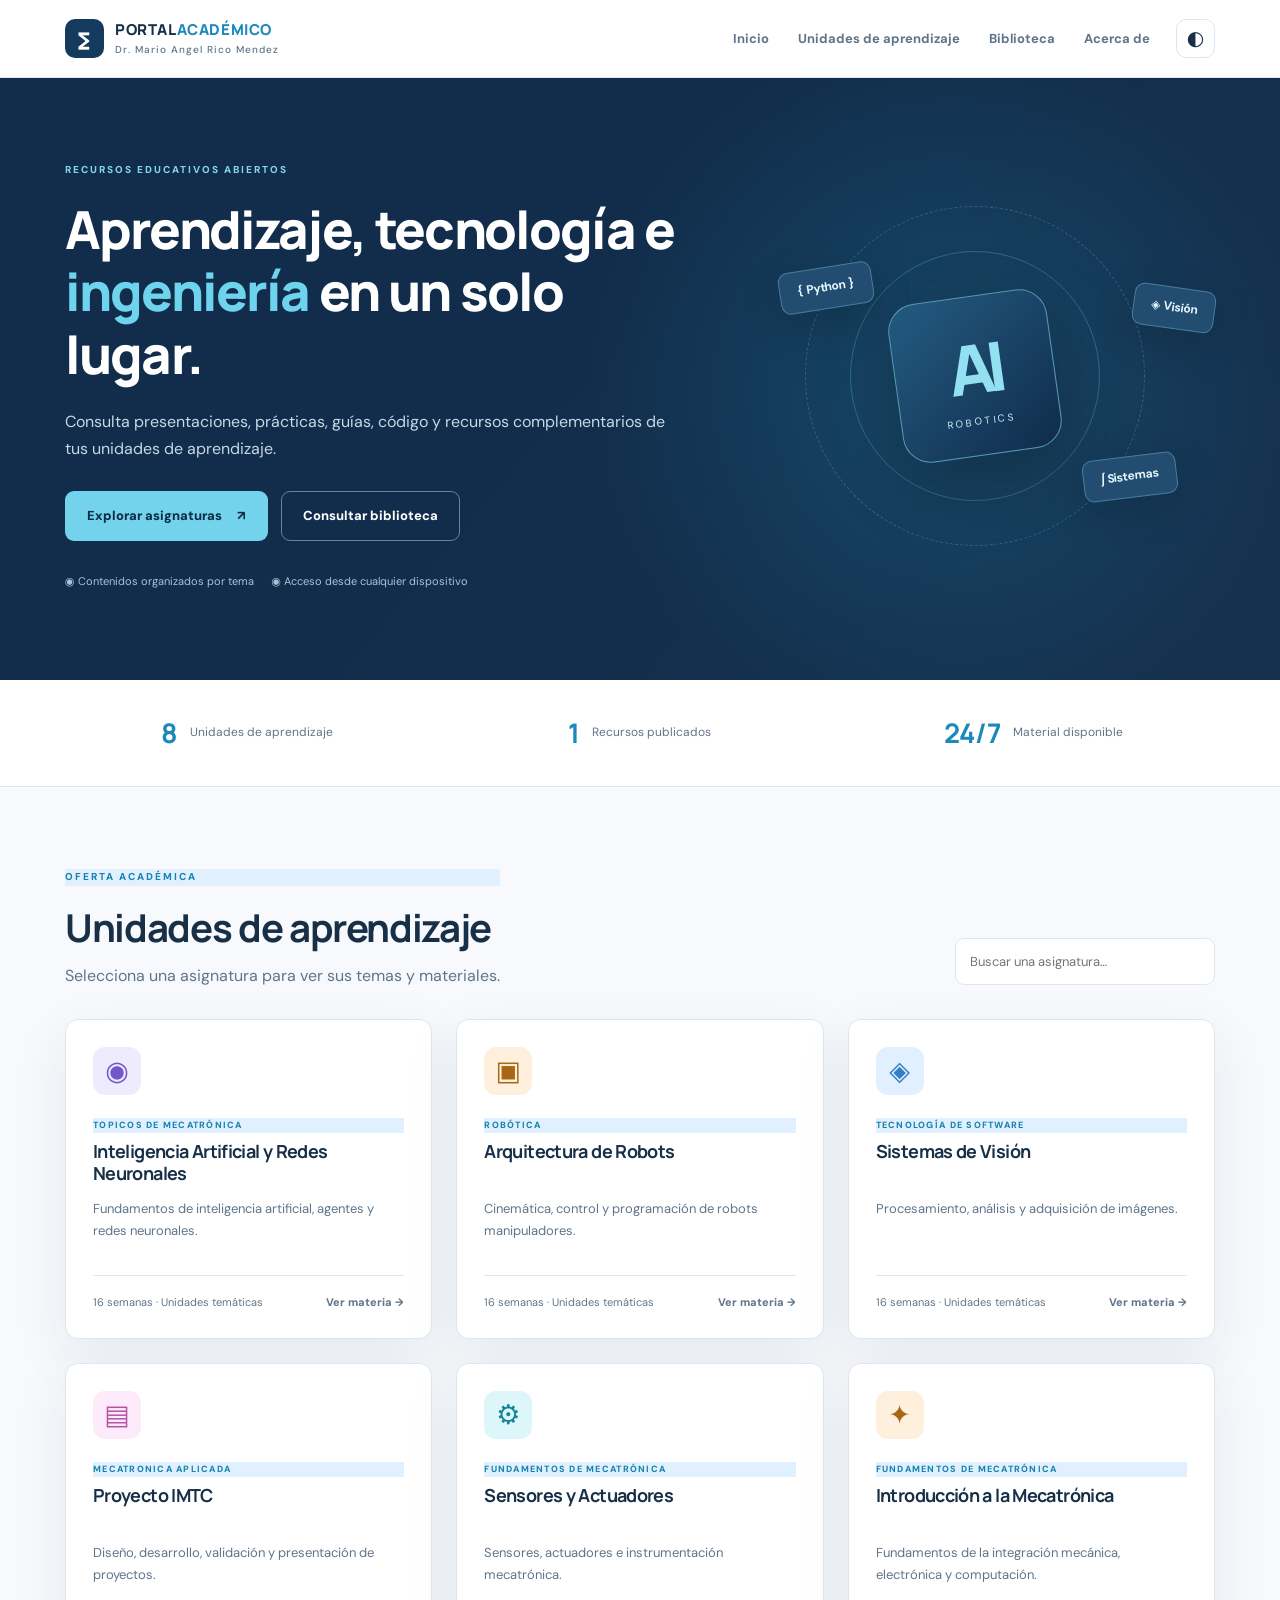
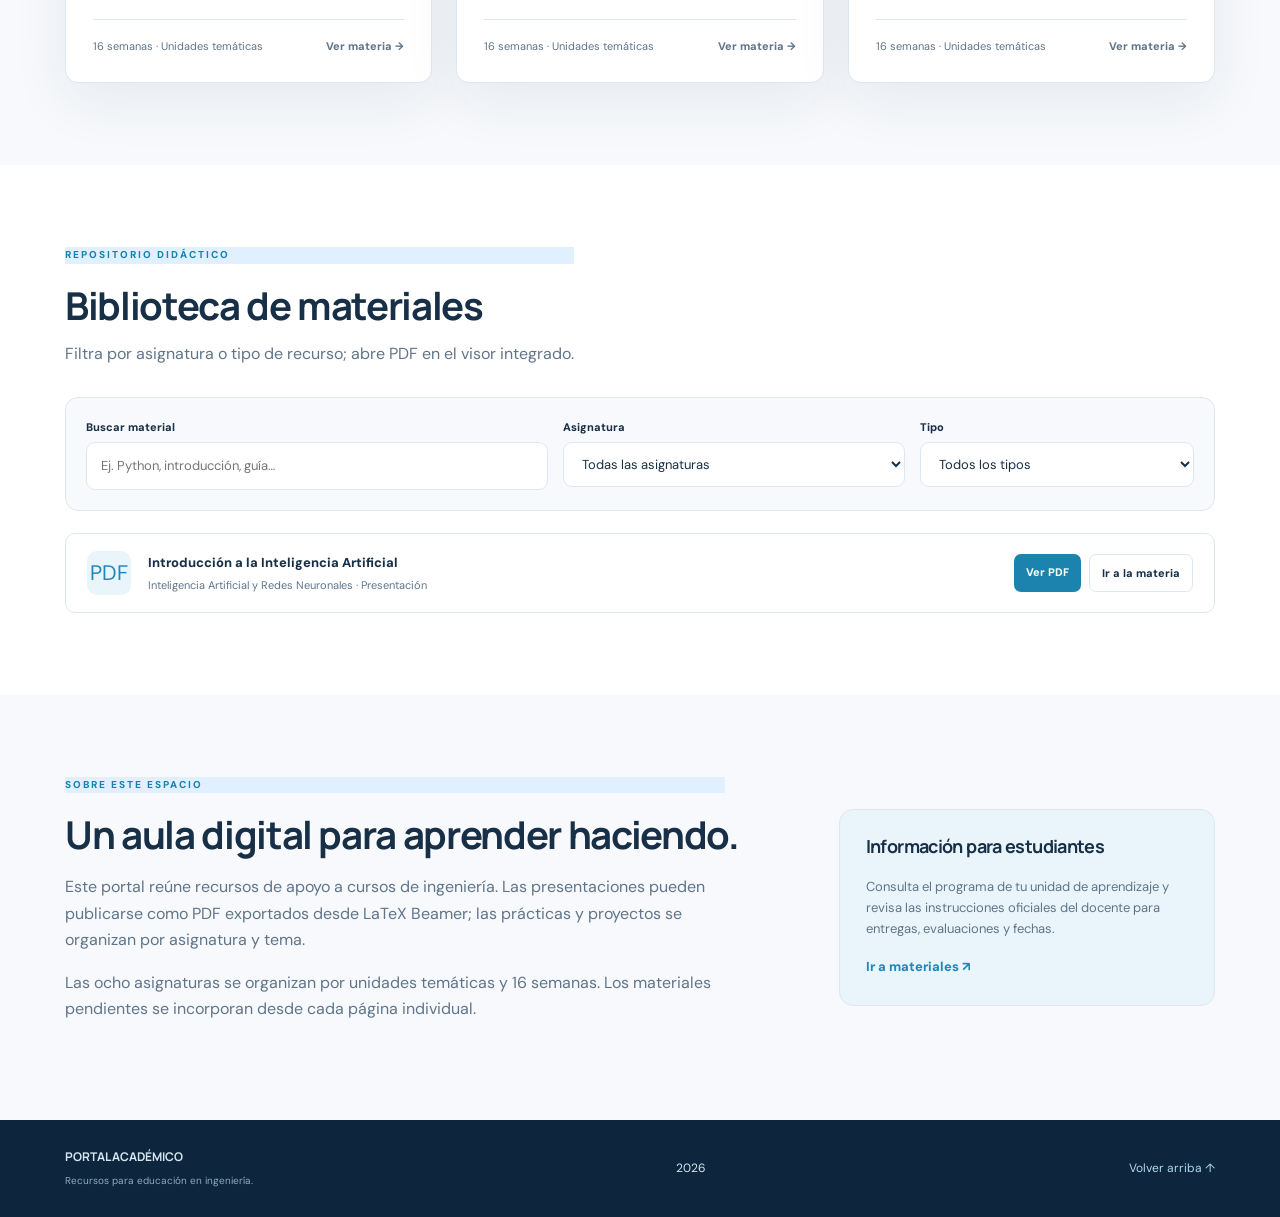
<file: index.html>
<!doctype html><html lang="es"><head><meta charset="utf-8"><meta name="viewport" content="width=device-width, initial-scale=1"><meta name="description" content="Portal académico de ingeniería, materias y materiales por 16 semanas."><title>Portal Académico | Material de clases</title><link rel="stylesheet" href="css/portada.css"><script src="js/portada.js" defer></script></head><body>
  <a class="skip" href="#contenido">Saltar al contenido</a>
  <header class="topbar">
    <div class="container topbar-inner">
      <a href="#inicio" class="brand" aria-label="Ir al inicio"><span class="brand-mark">∑</span><span>PORTAL<span class="brand-accent">ACADÉMICO</span><small>Dr. Mario Angel Rico Mendez</small></span></a>
      <button id="menu-toggle" class="icon-btn menu-toggle" aria-expanded="false" aria-controls="nav" aria-label="Abrir menú">☰</button>
      <nav id="nav" aria-label="Navegación principal">
        <a href="#inicio" data-nav="inicio">Inicio</a>
        <a href="#asignaturas" data-nav="asignaturas">Unidades de aprendizaje</a>
        <a href="#materiales" data-nav="materiales">Biblioteca</a>
        <a href="#acerca" data-nav="acerca">Acerca de</a>
      </nav>
      <button id="theme-toggle" class="icon-btn theme-btn" aria-label="Cambiar tema" title="Cambiar tema">◐</button>
    </div>
  </header>

  <main id="contenido">
    <section class="hero" id="inicio">
      <div class="container hero-grid">
        <div><p class="eyebrow">RECURSOS EDUCATIVOS ABIERTOS</p><h1>Aprendizaje, tecnología e <em>ingeniería</em> en un solo lugar.</h1><p class="hero-lead">Consulta presentaciones, prácticas, guías, código y recursos complementarios de tus unidades de aprendizaje.</p><div class="hero-actions"><a class="button primary" href="#asignaturas">Explorar asignaturas <span aria-hidden="true">↗</span></a><a class="button outline" href="#materiales">Consultar biblioteca</a></div><div class="hero-meta"><span>◉ Contenidos organizados por tema</span><span>◉ Acceso desde cualquier dispositivo</span></div></div>
        <div class="hero-visual" aria-hidden="true"><div class="orbit orbit-1"></div><div class="orbit orbit-2"></div><div class="core"><span>AI</span><small>ROBOTICS</small></div><div class="float-chip chip-a">{ Python }</div><div class="float-chip chip-b">◈ Visión</div><div class="float-chip chip-c">∫ Sistemas</div><div class="grid-lines"></div></div>
      </div>
    </section>

    <section class="section stats-strip" aria-label="Resumen del portal"><div class="container stats-grid"><div><strong id="count-courses">8</strong><span>Unidades de aprendizaje</span></div><div><strong id="count-resources">1</strong><span>Recursos publicados</span></div><div><strong>24/7</strong><span>Material disponible</span></div></div></section>

    <section class="section" id="asignaturas"><div class="container"><div class="section-head"><div><p class="eyebrow blue">OFERTA ACADÉMICA</p><h2>Unidades de aprendizaje</h2><p>Selecciona una asignatura para ver sus temas y materiales.</p></div><div class="controls"><label class="visually-hidden" for="buscar-cursos">Buscar asignatura</label><input id="buscar-cursos" class="search" type="search" placeholder="Buscar una asignatura…" /></div></div><div id="course-grid" class="course-grid">
<a class="course-card" href="cursos/inteligencia-artificial.html" data-name="inteligencia artificial y redes neuronales"><span class="course-icon purple">◉</span><p class="eyebrow blue">TOPICOS DE MECATRÓNICA</p><h3>Inteligencia Artificial y Redes Neuronales</h3><p>Fundamentos de inteligencia artificial, agentes y redes neuronales.</p><span class="card-bottom"><span>16 semanas · Unidades temáticas</span><span class="card-link">Ver materia →</span></span></a>
<a class="course-card" href="cursos/arquitectura-robots.html" data-name="arquitectura de robots"><span class="course-icon orange">▣</span><p class="eyebrow blue">ROBÓTICA</p><h3>Arquitectura de Robots</h3><p>Cinemática, control y programación de robots manipuladores.</p><span class="card-bottom"><span>16 semanas · Unidades temáticas</span><span class="card-link">Ver materia →</span></span></a>
<a class="course-card" href="cursos/sistemas-vision.html" data-name="sistemas de visión"><span class="course-icon blue">◈</span><p class="eyebrow blue">TECNOLOGÍA DE SOFTWARE</p><h3>Sistemas de Visión</h3><p>Procesamiento, análisis y adquisición de imágenes.</p><span class="card-bottom"><span>16 semanas · Unidades temáticas</span><span class="card-link">Ver materia →</span></span></a>
<a class="course-card" href="cursos/proyecto-imtc.html" data-name="proyecto imtc"><span class="course-icon pink">▤</span><p class="eyebrow blue">MECATRONICA APLICADA</p><h3>Proyecto IMTC</h3><p>Diseño, desarrollo, validación y presentación de proyectos.</p><span class="card-bottom"><span>16 semanas · Unidades temáticas</span><span class="card-link">Ver materia →</span></span></a>
<a class="course-card" href="cursos/sensores-actuadores.html" data-name="sensores y actuadores"><span class="course-icon cyan">⚙</span><p class="eyebrow blue">FUNDAMENTOS DE MECATRÓNICA</p><h3>Sensores y Actuadores</h3><p>Sensores, actuadores e instrumentación mecatrónica.</p><span class="card-bottom"><span>16 semanas · Unidades temáticas</span><span class="card-link">Ver materia →</span></span></a>
<a class="course-card" href="cursos/introduccion-mecatronica.html" data-name="introducción a la mecatrónica"><span class="course-icon orange">✦</span><p class="eyebrow blue">FUNDAMENTOS DE MECATRÓNICA</p><h3>Introducción a la Mecatrónica</h3><p>Fundamentos de la integración mecánica, electrónica y computación.</p><span class="card-bottom"><span>16 semanas · Unidades temáticas</span><span class="card-link">Ver materia →</span></span></a></div>
<p id="course-empty" class="empty" hidden>No se encontraron unidades de aprendizaje.</p></div></section>

    <section class="section library" id="materiales"><div class="container"><div class="section-head"><div><p class="eyebrow blue">REPOSITORIO DIDÁCTICO</p><h2>Biblioteca de materiales</h2><p>Filtra por asignatura o tipo de recurso; abre PDF en el visor integrado.</p></div></div><div class="filter-panel"><label><span>Buscar material</span><input class="search" id="buscar-materiales" type="search" placeholder="Ej. Python, introducción, guía…" /></label><label><span>Asignatura</span><select id="filtrar-curso"></select></label><label><span>Tipo</span><select id="filtrar-tipo"><option value="todos">Todos los tipos</option><option value="presentacion">Presentaciones</option><option value="practica">Prácticas</option><option value="codigo">Código</option><option value="lectura">Lecturas</option><option value="video">Videos</option></select></label></div><article class="resource-item" data-course="inteligencia-artificial" data-type="presentacion" data-keywords="introducción inteligencia artificial pdf ia presentación"><span class="file-icon">PDF</span><div class="resource-info"><div class="resource-title">Introducción a la Inteligencia Artificial</div><p>Inteligencia Artificial y Redes Neuronales · Presentación</p></div><div class="resource-actions"><a class="small-btn" href="materiales/ia/IA_clase_1_Introduccion_IA.pdf" target="_blank" rel="noopener">Ver PDF</a><a class="small-btn outlined" href="cursos/inteligencia-artificial.html">Ir a la materia</a></div></article><p id="resource-empty" class="empty" hidden>No hay materiales que coincidan con los filtros.</p></div></section>

    <section class="section about" id="acerca"><div class="container about-grid"><div><p class="eyebrow blue">SOBRE ESTE ESPACIO</p><h2>Un aula digital para aprender haciendo.</h2><p>Este portal reúne recursos de apoyo a cursos de ingeniería. Las presentaciones pueden publicarse como PDF exportados desde LaTeX Beamer; las prácticas y proyectos se organizan por asignatura y tema.</p><p>Las ocho asignaturas se organizan por unidades temáticas y 16 semanas. Los materiales pendientes se incorporan desde cada página individual.</p></div><aside class="notice"><h3>Información para estudiantes</h3><p>Consulta el programa de tu unidad de aprendizaje y revisa las instrucciones oficiales del docente para entregas, evaluaciones y fechas.</p><a class="text-link" href="#materiales">Ir a materiales ↗</a></aside></div></section>
  </main>

  <footer class="footer"><div class="container footer-inner"><div><strong>PORTAL ACADÉMICO</strong><small>Recursos para educación en ingeniería.</small></div><span id="current-year"></span><a href="#inicio">Volver arriba ↑</a></div></footer>

</body>
</file>
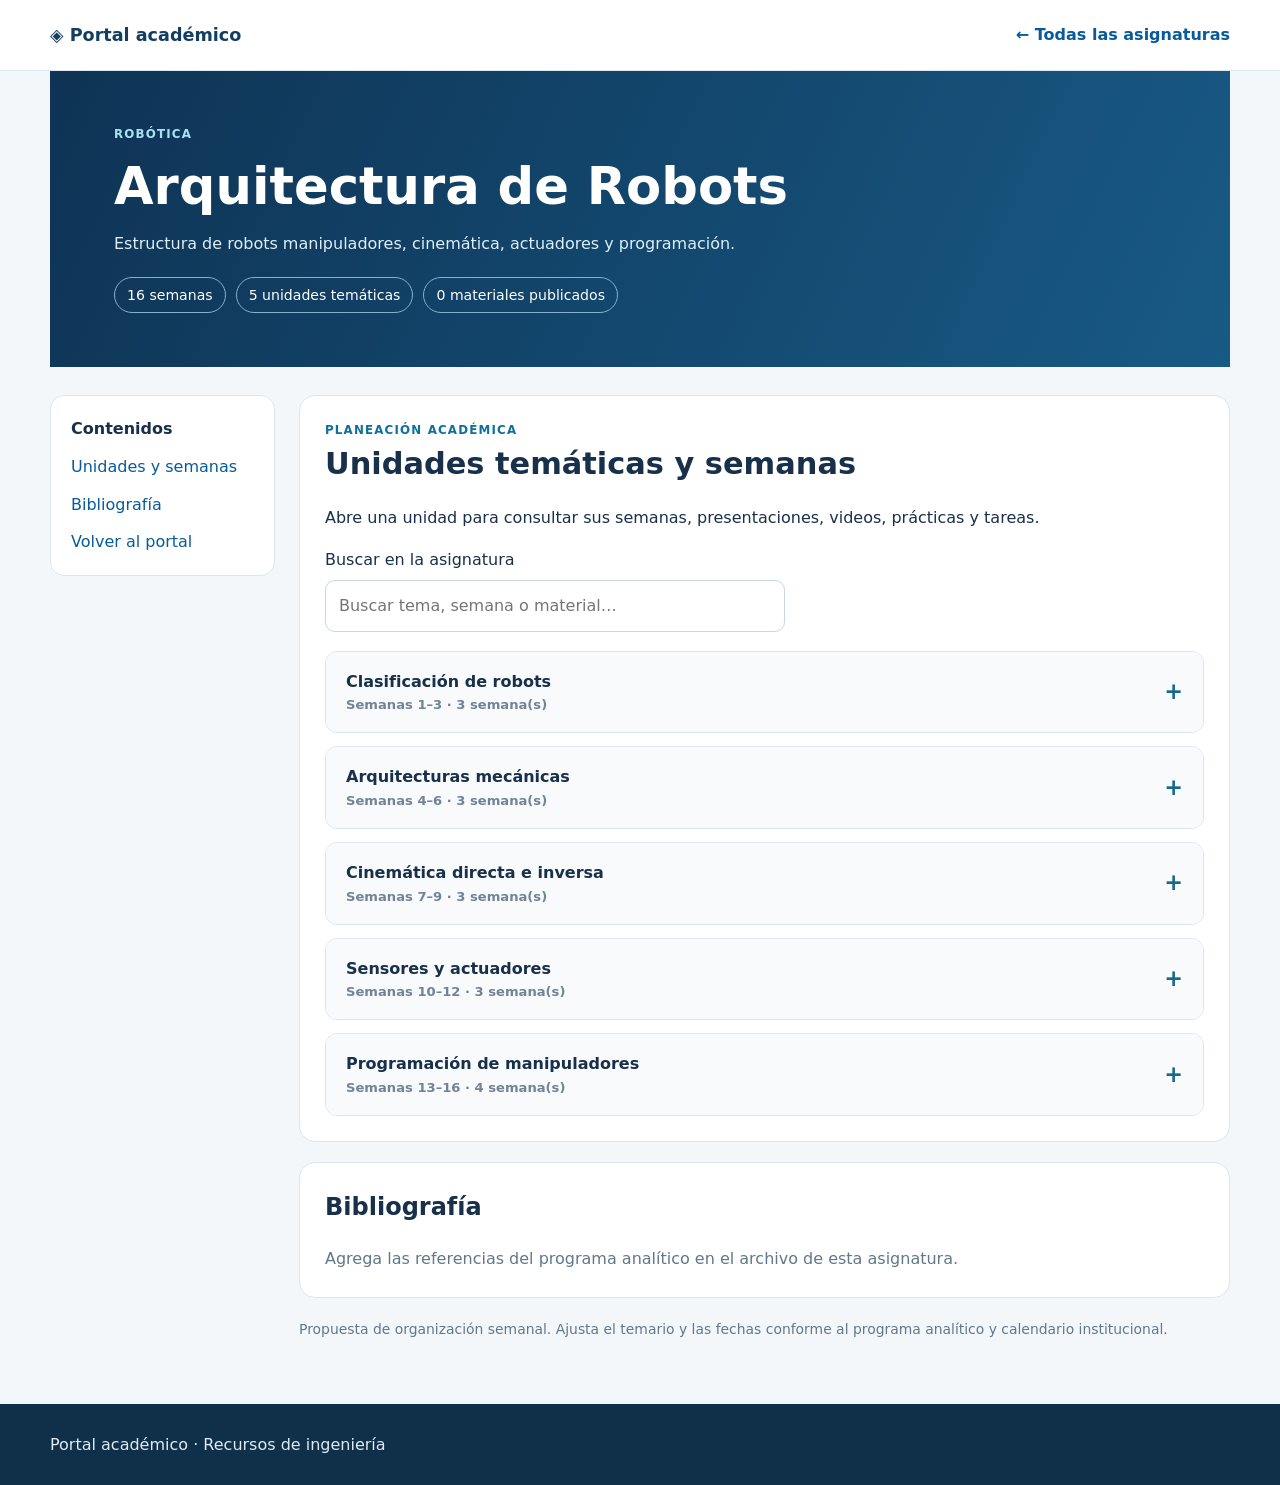
<file: cursos/arquitectura-robots.html>
<!doctype html><html lang="es"><head><meta charset="utf-8"><meta name="viewport" content="width=device-width,initial-scale=1"><meta name="description" content="Estructura de robots manipuladores, cinemática, actuadores y programación.">
  <title>Arquitectura de Robots | Portal académico</title><link rel="stylesheet" href="../css/estilos.css"></head>
  <body><a class="skip" href="#contenido">Saltar al contenido</a>
    <header class="site-header"><div class="wrap nav">
      <a class="brand" href="../index.html">◈ Portal académico</a>
      <a class="back" href="../index.html#materias">← Todas las asignaturas</a></div></header>
    <main id="contenido" class="wrap">
      <section class="hero course-hero">
 <div class="eyebrow">ROBÓTICA</div>
  <h1>Arquitectura de Robots</h1>
  <p>Estructura de robots manipuladores, cinemática, actuadores y programación.</p>
  <div class="stats"><span>16 semanas</span>
    <span id="count-units">Unidades temáticas</span>
    <span id="count-resources">Materiales publicados</span></div></section>
      <div class="layout"><aside class="sidebar">
        <h2>Contenidos</h2>
        <a href="#organizacion">Unidades y semanas</a>
        <a href="#bibliografia">Bibliografía</a>
        <a href="../index.html">Volver al portal</a></aside>
        <div class="main-content">
          <section class="panel" id="organizacion">
            <div class="section-title"><div>
              <div class="eyebrow">PLANEACIÓN ACADÉMICA</div>
              <h2>Unidades temáticas y semanas</h2></div></div>
            <p>Abre una unidad para consultar sus semanas, presentaciones, videos, prácticas y tareas.</p>
            <label for="search-weeks">Buscar en la asignatura</label>
            <input type="search" id="search-weeks" placeholder="Buscar tema, semana o material…">
            <div id="course-units" class="units"></div></section>
          <section class="panel" id="bibliografia"><h2>Bibliografía</h2>
            <div id="course-books" class="muted">Agrega las referencias del programa analítico en el archivo de esta asignatura.</div></section>
          <p class="muted small">Propuesta de organización semanal. Ajusta el temario y las fechas conforme al programa analítico y calendario institucional.</p></div></div></main>
    <dialog id="pdf-dialog" class="viewer">
      <div class="viewer-bar">
        <strong id="pdf-title">Documento PDF</strong>
        <button type="button" id="close-viewer">Cerrar ×</button></div>
      <iframe id="pdf-frame" title="Visor de documentos PDF" loading="lazy"></iframe>
      <a id="pdf-newtab" target="_blank" rel="noopener noreferrer">Abrir PDF en otra pestaña</a></dialog>
    <footer class="footer"><div class="wrap">Portal académico · Recursos de ingeniería</div></footer>
    <script src="../datos/arquitectura-robots.js"></script>
    <script src="../js/curso.js"></script></body></html>
</file>
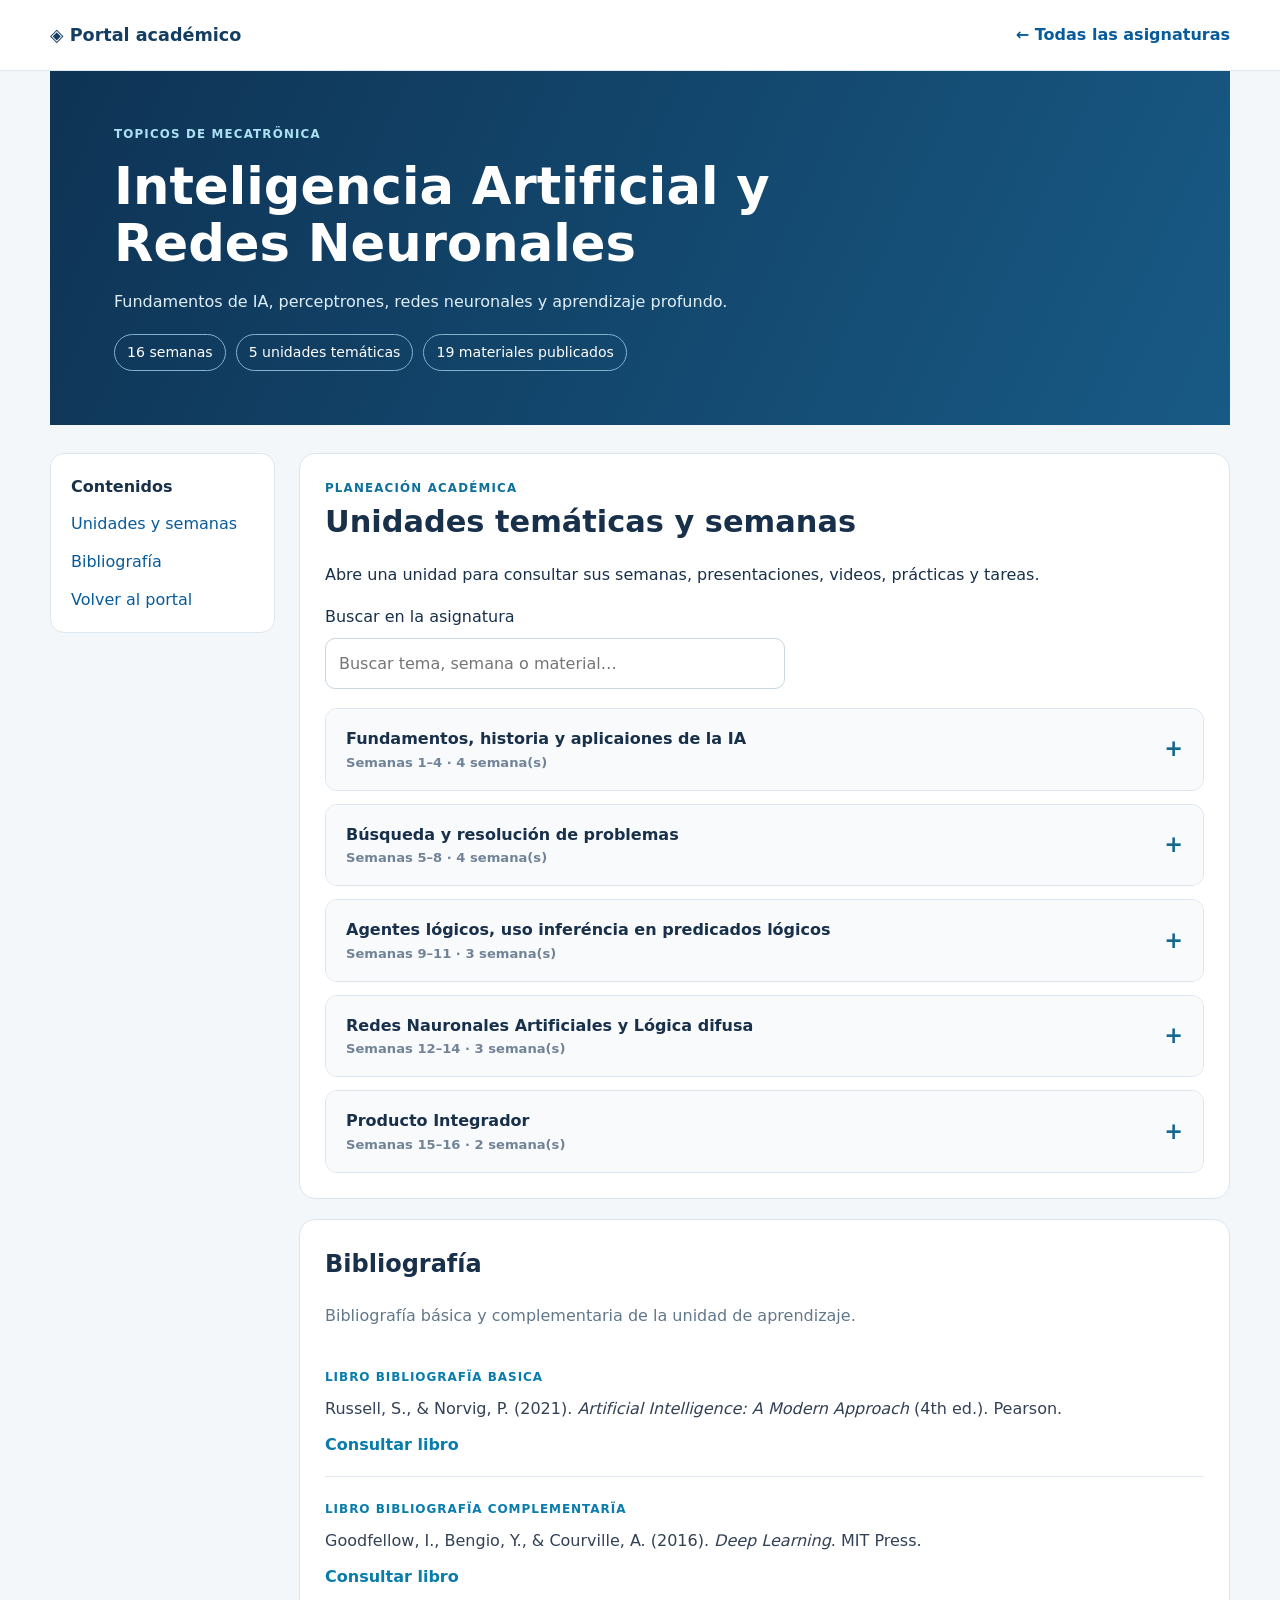
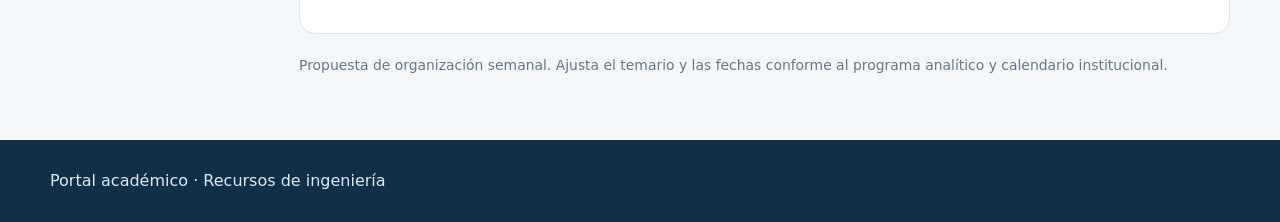
<file: cursos/inteligencia-artificial.html>
<!doctype html><html lang="es">
  <head><meta charset="utf-8">
    <meta name="viewport" content="width=device-width,initial-scale=1">
    <meta name="description" content="Fundamentos de IA, perceptrones, redes neuronales y aprendizaje profundo.">
    <title>Inteligencia Artificial y Redes Neuronales | Portal académico</title>
    <link rel="stylesheet" href="../css/estilos.css"></head>
  <body><a class="skip" href="#contenido">Saltar al contenido</a>
    <header class="site-header"><div class="wrap nav">
      <a class="brand" href="../index.html">◈ Portal académico</a>
      <a class="back" href="../index.html#materias">← Todas las asignaturas</a>
    </div></header><main id="contenido" class="wrap">
<section class="hero course-hero">
  <div class="eyebrow">TOPICOS DE MECATRÖNICA</div>
  <h1>Inteligencia Artificial y Redes Neuronales</h1>
  <p>Fundamentos de IA, perceptrones, redes neuronales y aprendizaje profundo.</p>
  <div class="stats"><span>16 semanas</span>
    <span id="count-units">Unidades temáticas</span>
    <span id="count-resources">Materiales publicados</span></div>
</section><div class="layout">
  <aside class="sidebar">
  <h2>Contenidos</h2>
  <a href="#organizacion">Unidades y semanas</a>
  <a href="#bibliografia">Bibliografía</a>
  <a href="../index.html">Volver al portal</a></aside>
  <div class="main-content">
<section class="panel" id="organizacion">
  <div class="section-title"><div>
    <div class="eyebrow">PLANEACIÓN ACADÉMICA</div>
    <h2>Unidades temáticas y semanas</h2></div></div>
  <p>Abre una unidad para consultar sus semanas, presentaciones, videos, prácticas y tareas.</p>
  <label for="search-weeks">Buscar en la asignatura</label>
  <input type="search" id="search-weeks" placeholder="Buscar tema, semana o material…">
  <div id="course-units" class="units"></div></section>
<section class="panel" id="bibliografia">
  <h2>Bibliografía</h2>
  <div id="course-books" 
    class="muted">
    <p>Bibliografía básica y complementaria de la unidad de aprendizaje.</p>
    <div class="referencia">
    <span class="tipo-referencia">LIBRO BIBLIOGRAFÏA BASICA</span>
    <p>
      Russell, S., & Norvig, P. (2021).
      <em>Artificial Intelligence: A Modern Approach</em>
      (4th ed.). Pearson.
    </p>
    <a href="https://aima.cs.berkeley.edu/"
       target="_blank" rel="noopener noreferrer">
      Consultar libro
    </a>
  </div>

  <div class="referencia">
    <span class="tipo-referencia">LIBRO BIBLIOGRAFÏA COMPLEMENTARÏA</span>
    <p>
      Goodfellow, I., Bengio, Y., & Courville, A. (2016).
      <em>Deep Learning</em>. MIT Press.
    </p>
    <a href="https://www.deeplearningbook.org/"
       target="_blank" rel="noopener noreferrer">
      Consultar libro
    </a>
  </div>
</section>
    <p class="muted small">Propuesta de organización semanal. Ajusta el temario y las fechas conforme al programa analítico y calendario institucional.</p></div></div></main>
    <dialog id="pdf-dialog" class="viewer">
      <div class="viewer-bar">
        <strong id="pdf-title">Documento PDF</strong>
        <button type="button" 
          id="close-viewer">Cerrar ×</button></div>
      <iframe
  id="pdf-frame"
  title="Visor de materiales"
  loading="lazy"
  allow="accelerometer; autoplay; encrypted-media;
         gyroscope; picture-in-picture; web-share"
  referrerpolicy="strict-origin-when-cross-origin"
  allowfullscreen>
</iframe>
      <a id="pdf-newtab" target="_blank" rel="noopener noreferrer">Abrir PDF en otra pestaña</a></dialog>
    <footer class="footer">
      <div class="wrap">Portal académico · Recursos de ingeniería</div></footer>
    <script src="../datos/inteligencia-artificial.js"></script>
    <script src="../js/curso.js"></script></body></html>
</file>
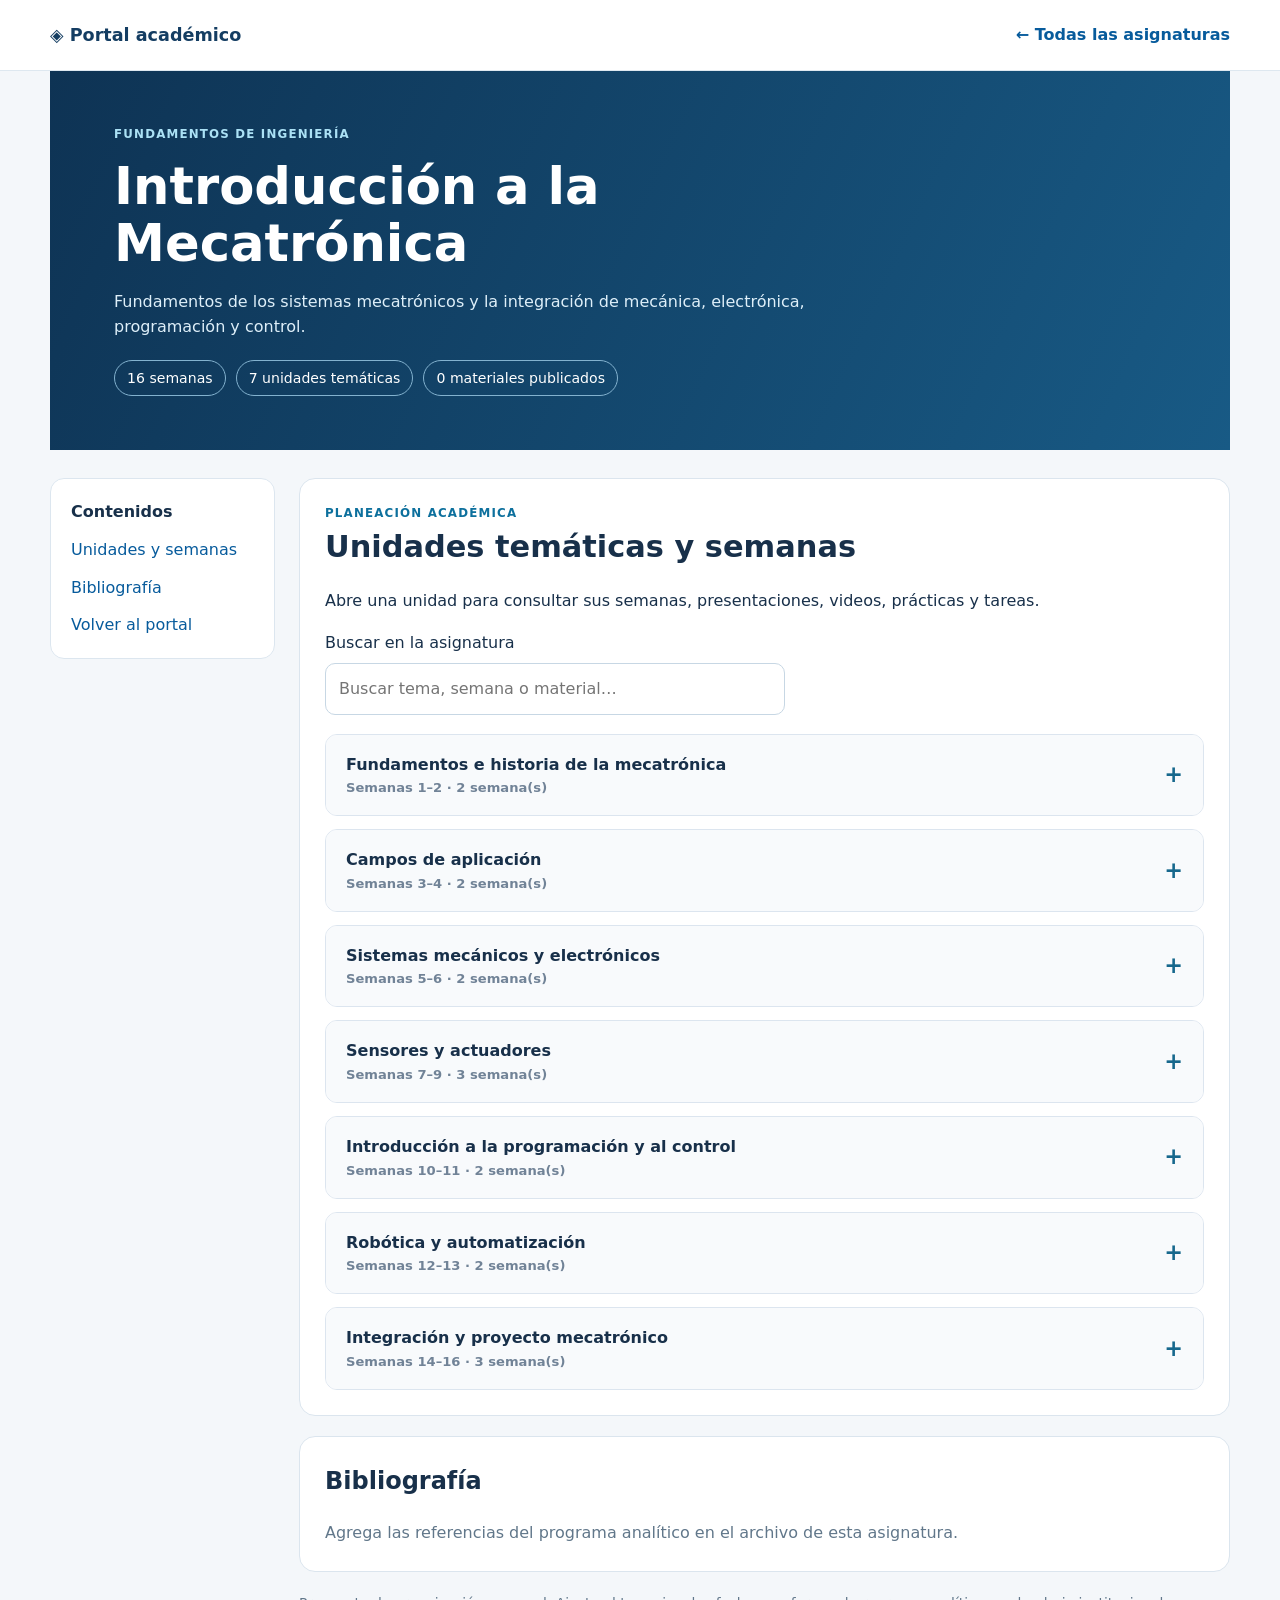
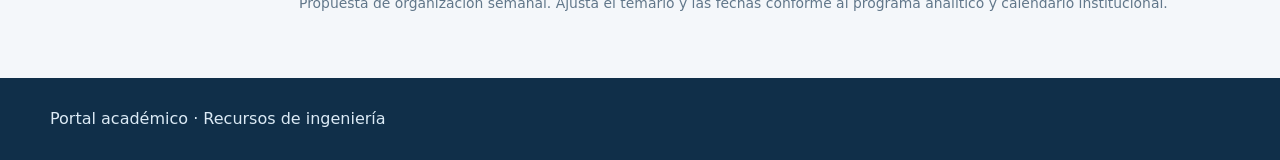
<file: cursos/introduccion-mecatronica.html>
<!doctype html><html lang="es">
  <head><meta charset="utf-8">
    <meta name="viewport" content="width=device-width,initial-scale=1">
    <meta name="description" content="Fundamentos de los sistemas mecatrónicos y la integración de mecánica, electrónica, programación y control.">
    <title>Introducción a la Mecatrónica | Portal académico</title>
    <link rel="stylesheet" href="../css/estilos.css"></head>
  <body><a class="skip" href="#contenido">Saltar al contenido</a>
    <header class="site-header">
      <div class="wrap nav">
        <a class="brand" href="../index.html">◈ Portal académico</a>
        <a class="back" href="../index.html#materias">← Todas las asignaturas</a></div></header>
    <main id="contenido" class="wrap">
<section class="hero course-hero">
  <div class="eyebrow">FUNDAMENTOS DE INGENIERÍA</div>
  <h1>Introducción a la Mecatrónica</h1>
  <p>Fundamentos de los sistemas mecatrónicos y la integración de mecánica, electrónica, programación y control.</p>
  <div class="stats">
    <span>16 semanas</span>
    <span id="count-units">Unidades temáticas</span>
    <span id="count-resources">Materiales publicados</span></div></section>
      <div class="layout"><aside class="sidebar">
        <h2>Contenidos</h2>
        <a href="#organizacion">Unidades y semanas</a>
        <a href="#bibliografia">Bibliografía</a>
        <a href="../index.html">Volver al portal</a></aside>
        <div class="main-content">
<section class="panel" id="organizacion">
  <div class="section-title">
    <div><div class="eyebrow">PLANEACIÓN ACADÉMICA</div>
      <h2>Unidades temáticas y semanas</h2></div></div>
  <p>Abre una unidad para consultar sus semanas, presentaciones, videos, prácticas y tareas.</p>
  <label for="search-weeks">Buscar en la asignatura</label>
  <input type="search" id="search-weeks" placeholder="Buscar tema, semana o material…">
  <div id="course-units" class="units"></div></section>
<section class="panel" id="bibliografia">
  <h2>Bibliografía</h2>
  <div id="course-books" 
    class="muted">Agrega las referencias del programa analítico en el archivo de esta asignatura.</div></section>
          <p class="muted small">Propuesta de organización semanal. Ajusta el temario y las fechas conforme al programa analítico y calendario institucional.</p></div></div></main>
    <dialog id="pdf-dialog" class="viewer">
      <div class="viewer-bar">
        <strong id="pdf-title">Documento PDF</strong>
        <button type="button" id="close-viewer">Cerrar ×</button></div>
      <iframe
  id="pdf-frame"
  title="Visor de materiales"
  loading="lazy"
  allow="accelerometer; autoplay; encrypted-media;
         gyroscope; picture-in-picture; web-share"
  referrerpolicy="strict-origin-when-cross-origin"
  allowfullscreen>
</iframe>
      <a id="pdf-newtab" target="_blank" rel="noopener noreferrer">Abrir PDF en otra pestaña</a></dialog>
    <footer class="footer">
      <div class="wrap">Portal académico · Recursos de ingeniería</div></footer>
    <script src="../datos/introduccion-mecatronica.js"></script>
    <script src="../js/curso.js"></script></body></html>
</file>
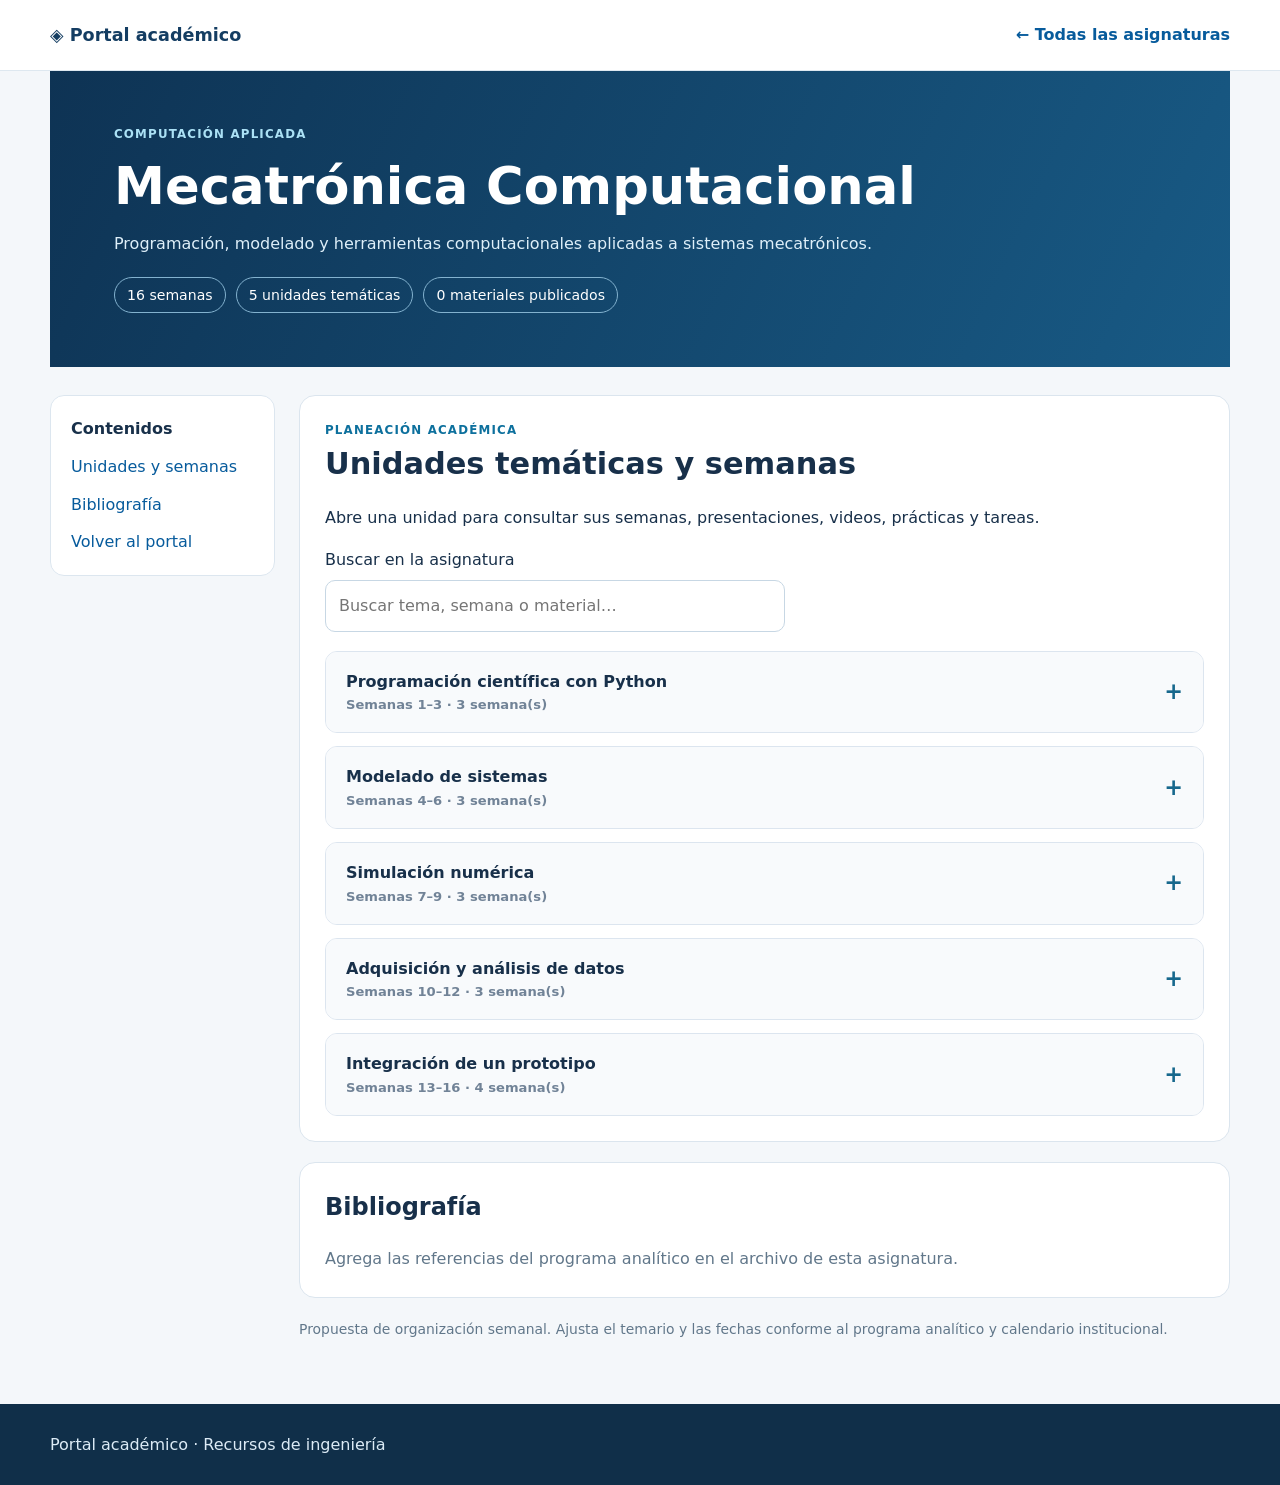
<file: cursos/mecatronica-computacional.html>
<!doctype html><html lang="es">
  <head><meta charset="utf-8">
    <meta name="viewport" content="width=device-width,initial-scale=1">
    <meta name="description" content="Programación, modelado y herramientas computacionales aplicadas a sistemas mecatrónicos.">
    <title>Mecatrónica Computacional | Portal académico</title>
    <link rel="stylesheet" href="../css/estilos.css"></head>
  <body><a class="skip" href="#contenido">Saltar al contenido</a>
    <header class="site-header">
      <div class="wrap nav">
        <a class="brand" href="../index.html">◈ Portal académico</a>
        <a class="back" href="../index.html#materias">← Todas las asignaturas</a></div></header>
    <main id="contenido" class="wrap">
      <section class="hero course-hero">
        <div class="eyebrow">COMPUTACIÓN APLICADA</div>
        <h1>Mecatrónica Computacional</h1>
        <p>Programación, modelado y herramientas computacionales aplicadas a sistemas mecatrónicos.</p>
        <div class="stats">
          <span>16 semanas</span>
          <span id="count-units">Unidades temáticas</span>
          <span id="count-resources">Materiales publicados</span></div></section>
      <div class="layout">
        <aside class="sidebar">
          <h2>Contenidos</h2>
          <a href="#organizacion">Unidades y semanas</a>
          <a href="#bibliografia">Bibliografía</a>
          <a href="../index.html">Volver al portal</a></aside>
        <div class="main-content">
          <section class="panel" id="organizacion">
            <div class="section-title"><div>
              <div class="eyebrow">PLANEACIÓN ACADÉMICA</div>
              <h2>Unidades temáticas y semanas</h2></div></div>
            <p>Abre una unidad para consultar sus semanas, presentaciones, videos, prácticas y tareas.</p>
            <label for="search-weeks">Buscar en la asignatura</label>
            <input type="search" id="search-weeks" placeholder="Buscar tema, semana o material…">
            <div id="course-units" class="units"></div></section>
          <section class="panel" id="bibliografia">
            <h2>Bibliografía</h2>
            <div id="course-books" class="muted">Agrega las referencias del programa analítico en el archivo de esta asignatura.</div></section>
          <p class="muted small">Propuesta de organización semanal. Ajusta el temario y las fechas conforme al programa analítico y calendario institucional.</p></div></div></main>
    <dialog id="pdf-dialog" class="viewer">
      <div class="viewer-bar">
        <strong id="pdf-title">Documento PDF</strong>
        <button type="button" id="close-viewer">Cerrar ×</button></div>
     <iframe
  id="pdf-frame"
  title="Visor de materiales"
  loading="lazy"
  allow="accelerometer; autoplay; encrypted-media;
         gyroscope; picture-in-picture; web-share"
  referrerpolicy="strict-origin-when-cross-origin"
  allowfullscreen>
</iframe>
      <a id="pdf-newtab" target="_blank" rel="noopener noreferrer">Abrir PDF en otra pestaña</a></dialog>
    <footer class="footer">
      <div class="wrap">Portal académico · Recursos de ingeniería</div></footer>
    <script src="../datos/mecatronica-computacional.js"></script><script src="../js/curso.js"></script></body></html>
</file>
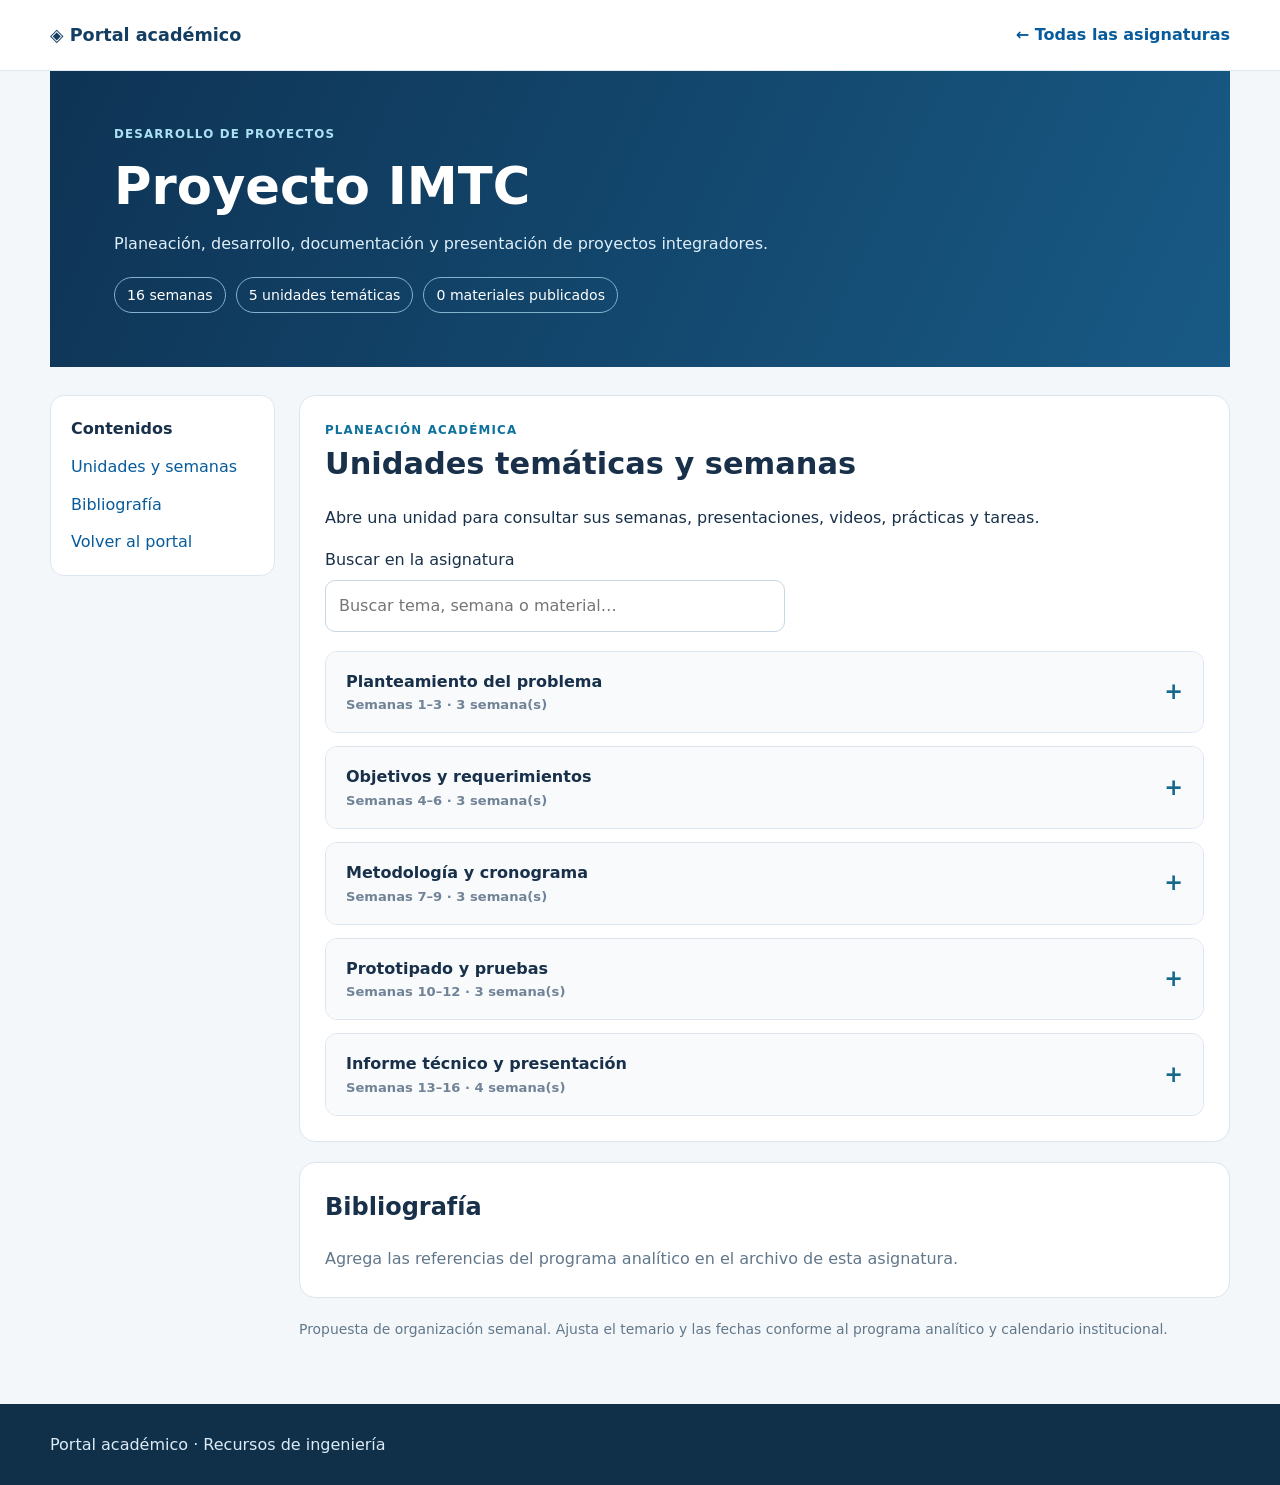
<file: cursos/proyecto-imtc.html>
<!doctype html><html lang="es">
  <head><meta charset="utf-8">
    <meta name="viewport" content="width=device-width,initial-scale=1">
    <meta name="description" content="Planeación, desarrollo, documentación y presentación de proyectos integradores.">
    <title>Proyecto IMTC | Portal académico</title>
    <link rel="stylesheet" href="../css/estilos.css"></head>
  <body><a class="skip" href="#contenido">Saltar al contenido</a>
    <header class="site-header">
      <div class="wrap nav">
        <a class="brand" href="../index.html">◈ Portal académico</a>
        <a class="back" href="../index.html#materias">← Todas las asignaturas</a></div></header>
    <main id="contenido" class="wrap">
      <section class="hero course-hero">
        <div class="eyebrow">DESARROLLO DE PROYECTOS</div>
        <h1>Proyecto IMTC</h1>
        <p>Planeación, desarrollo, documentación y presentación de proyectos integradores.</p>
        <div class="stats">
          <span>16 semanas</span>
          <span id="count-units">Unidades temáticas</span>
          <span id="count-resources">Materiales publicados</span></div></section>
      <div class="layout">
        <aside class="sidebar">
          <h2>Contenidos</h2>
          <a href="#organizacion">Unidades y semanas</a>
          <a href="#bibliografia">Bibliografía</a>
          <a href="../index.html">Volver al portal</a></aside>
        <div class="main-content">
          <section class="panel" id="organizacion">
            <div class="section-title"><div>
              <div class="eyebrow">PLANEACIÓN ACADÉMICA</div>
              <h2>Unidades temáticas y semanas</h2></div></div>
            <p>Abre una unidad para consultar sus semanas, presentaciones, videos, prácticas y tareas.</p>
            <label for="search-weeks">Buscar en la asignatura</label>
            <input type="search" id="search-weeks" placeholder="Buscar tema, semana o material…">
            <div id="course-units" class="units"></div></section>
          <section class="panel" id="bibliografia">
            <h2>Bibliografía</h2>
            <div id="course-books" class="muted">Agrega las referencias del programa analítico en el archivo de esta asignatura.</div></section>
          <p class="muted small">Propuesta de organización semanal. Ajusta el temario y las fechas conforme al programa analítico y calendario institucional.</p></div></div></main>
    <dialog id="pdf-dialog" class="viewer">
      <div class="viewer-bar">
        <strong id="pdf-title">Documento PDF</strong>
        <button type="button" id="close-viewer">Cerrar ×</button></div>
      <iframe
  id="pdf-frame"
  title="Visor de materiales"
  loading="lazy"
  allow="accelerometer; autoplay; encrypted-media;
         gyroscope; picture-in-picture; web-share"
  referrerpolicy="strict-origin-when-cross-origin"
  allowfullscreen>
</iframe>
      <a id="pdf-newtab" target="_blank" rel="noopener noreferrer">Abrir PDF en otra pestaña</a></dialog>
    <footer class="footer">
      <div class="wrap">Portal académico · Recursos de ingeniería</div></footer>
    <script src="../datos/proyecto-imtc.js"></script>
    <script src="../js/curso.js"></script></body></html>
</file>
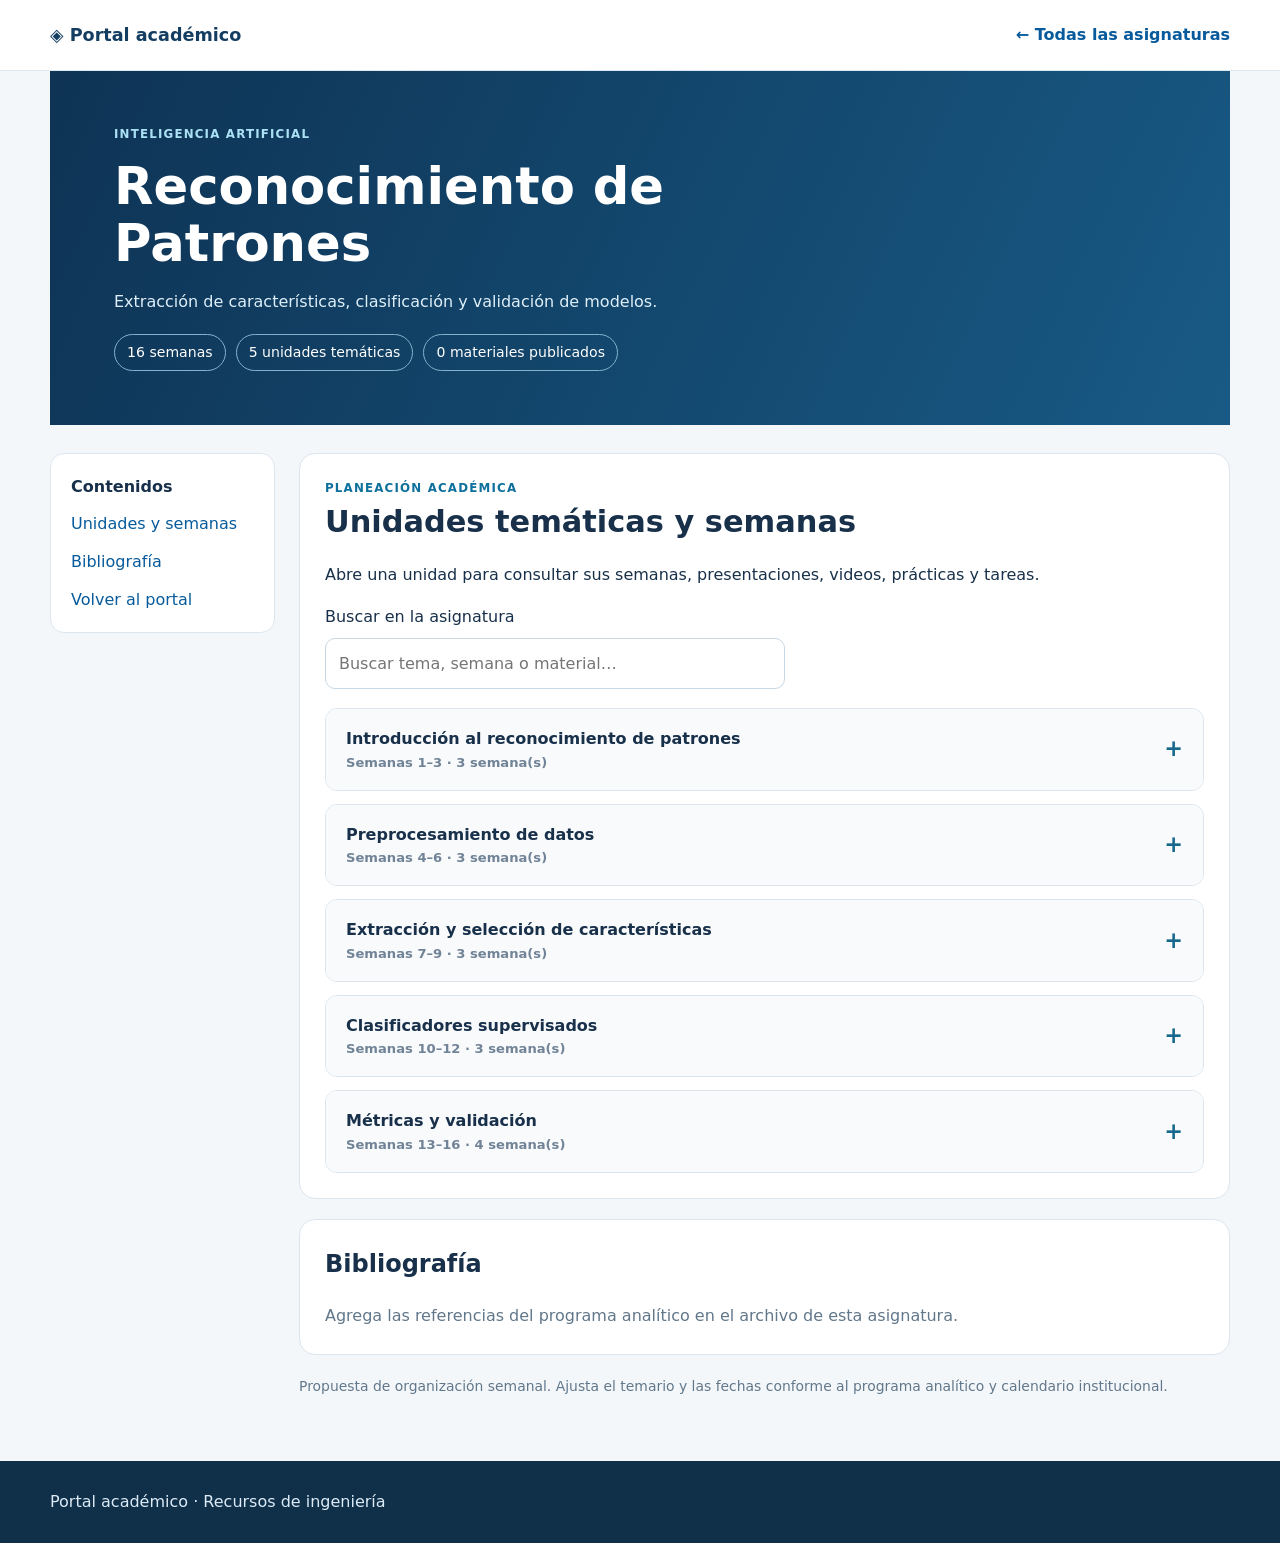
<file: cursos/reconocimiento-patrones.html>
<!doctype html><html lang="es"><head><meta charset="utf-8"><meta name="viewport" content="width=device-width,initial-scale=1"><meta name="description" content="Extracción de características, clasificación y validación de modelos."><title>Reconocimiento de Patrones | Portal académico</title><link rel="stylesheet" href="../css/estilos.css"></head><body><a class="skip" href="#contenido">Saltar al contenido</a><header class="site-header"><div class="wrap nav"><a class="brand" href="../index.html">◈ Portal académico</a><a class="back" href="../index.html#materias">← Todas las asignaturas</a></div></header><main id="contenido" class="wrap"><section class="hero course-hero"><div class="eyebrow">INTELIGENCIA ARTIFICIAL</div><h1>Reconocimiento de Patrones</h1><p>Extracción de características, clasificación y validación de modelos.</p><div class="stats"><span>16 semanas</span><span id="count-units">Unidades temáticas</span><span id="count-resources">Materiales publicados</span></div></section><div class="layout"><aside class="sidebar"><h2>Contenidos</h2><a href="#organizacion">Unidades y semanas</a><a href="#bibliografia">Bibliografía</a><a href="../index.html">Volver al portal</a></aside><div class="main-content"><section class="panel" id="organizacion"><div class="section-title"><div><div class="eyebrow">PLANEACIÓN ACADÉMICA</div><h2>Unidades temáticas y semanas</h2></div></div><p>Abre una unidad para consultar sus semanas, presentaciones, videos, prácticas y tareas.</p><label for="search-weeks">Buscar en la asignatura</label><input type="search" id="search-weeks" placeholder="Buscar tema, semana o material…"><div id="course-units" class="units"></div></section><section class="panel" id="bibliografia"><h2>Bibliografía</h2><div id="course-books" class="muted">Agrega las referencias del programa analítico en el archivo de esta asignatura.</div></section><p class="muted small">Propuesta de organización semanal. Ajusta el temario y las fechas conforme al programa analítico y calendario institucional.</p></div></div></main><dialog id="pdf-dialog" class="viewer"><div class="viewer-bar"><strong id="pdf-title">Documento PDF</strong><button type="button" id="close-viewer">Cerrar ×</button></div><iframe id="pdf-frame" title="Visor de documentos PDF" loading="lazy"></iframe><a id="pdf-newtab" target="_blank" rel="noopener noreferrer">Abrir PDF en otra pestaña</a></dialog><footer class="footer"><div class="wrap">Portal académico · Recursos de ingeniería</div></footer><script src="../datos/reconocimiento-patrones.js"></script><script src="../js/curso.js"></script></body></html>
</file>
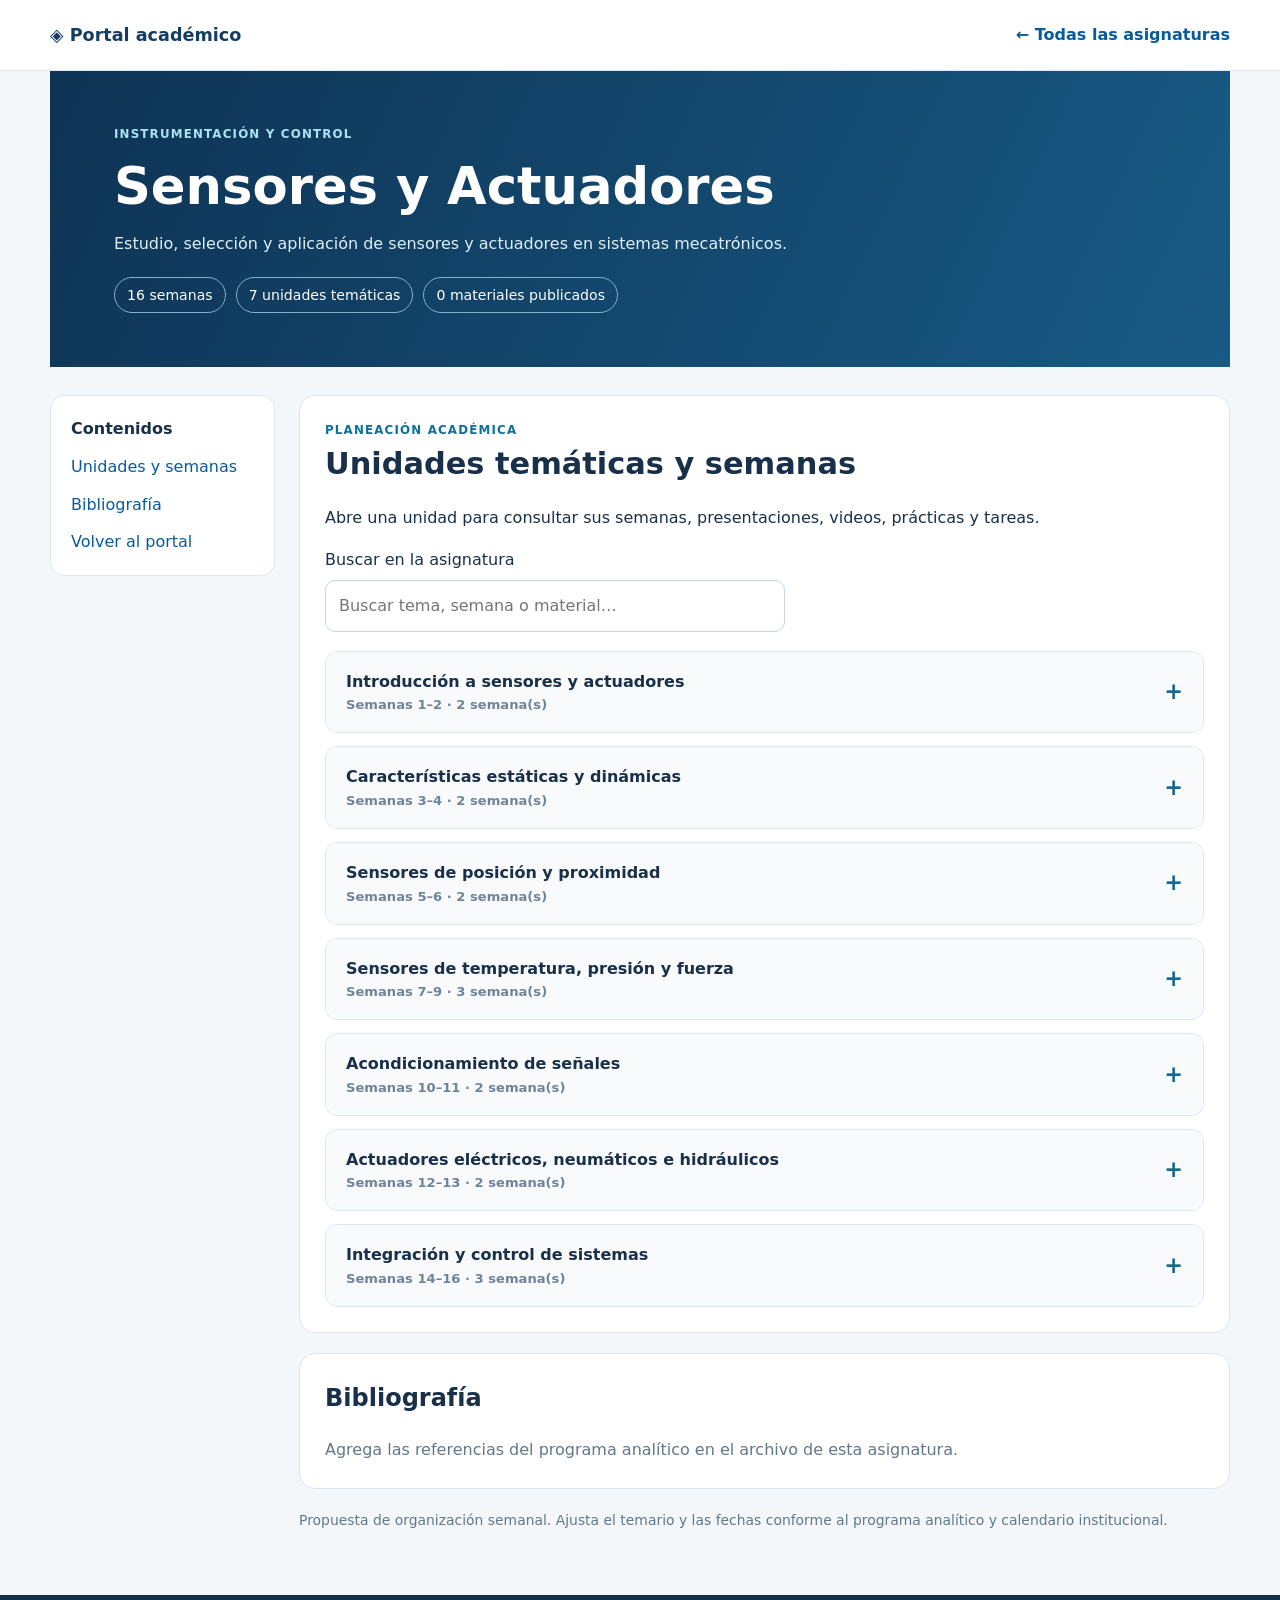
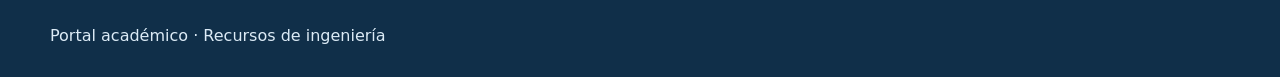
<file: cursos/sensores-actuadores.html>
<!doctype html><html lang="es"><head>
  <meta charset="utf-8">
  <meta name="viewport" content="width=device-width,initial-scale=1">
  <meta name="description" content="Estudio, selección y aplicación de sensores y actuadores en sistemas mecatrónicos.">
  <title>Sensores y Actuadores | Portal académico</title>
  <link rel="stylesheet" href="../css/estilos.css"></head>
  <body><a class="skip" href="#contenido">Saltar al contenido</a>
    <header class="site-header"><div class="wrap nav">
      <a class="brand" href="../index.html">◈ Portal académico</a>
      <a class="back" href="../index.html#materias">← Todas las asignaturas</a></div></header>
    <main id="contenido" class="wrap">
      <section class="hero course-hero">
        <div class="eyebrow">INSTRUMENTACIÓN Y CONTROL</div>
        <h1>Sensores y Actuadores</h1>
        <p>Estudio, selección y aplicación de sensores y actuadores en sistemas mecatrónicos.</p>
        <div class="stats">
          <span>16 semanas</span>
          <span id="count-units">Unidades temáticas</span>
          <span id="count-resources">Materiales publicados</span></div></section>
      <div class="layout"><aside class="sidebar">
        <h2>Contenidos</h2>
        <a href="#organizacion">Unidades y semanas</a>
        <a href="#bibliografia">Bibliografía</a>
        <a href="../index.html">Volver al portal</a></aside>
        <div class="main-content">
          <section class="panel" id="organizacion">
            <div class="section-title"><div>
              <div class="eyebrow">PLANEACIÓN ACADÉMICA</div>
              <h2>Unidades temáticas y semanas</h2></div></div>
            <p>Abre una unidad para consultar sus semanas, presentaciones, videos, prácticas y tareas.</p>
            <label for="search-weeks">Buscar en la asignatura</label>
            <input type="search" id="search-weeks" placeholder="Buscar tema, semana o material…">
            <div id="course-units" class="units"></div></section>
          <section class="panel" id="bibliografia">
            <h2>Bibliografía</h2>
            <div id="course-books" class="muted">Agrega las referencias del programa analítico en el archivo de esta asignatura.</div></section>
          <p class="muted small">Propuesta de organización semanal. Ajusta el temario y las fechas conforme al programa analítico y calendario institucional.</p></div></div></main>
    <dialog id="pdf-dialog" class="viewer">
      <div class="viewer-bar">
        <strong id="pdf-title">Documento PDF</strong>
        <button type="button" id="close-viewer">Cerrar ×</button></div>
     <iframe
  id="pdf-frame"
  title="Visor de materiales"
  loading="lazy"
  allow="accelerometer; autoplay; encrypted-media;
         gyroscope; picture-in-picture; web-share"
  referrerpolicy="strict-origin-when-cross-origin"
  allowfullscreen>
</iframe>
      <a id="pdf-newtab" target="_blank" rel="noopener noreferrer">Abrir PDF en otra pestaña</a></dialog>
    <footer class="footer">
      <div class="wrap">Portal académico · Recursos de ingeniería</div></footer>
    <script src="../datos/sensores-actuadores.js"></script>
    <script src="../js/curso.js"></script></body></html>
</file>
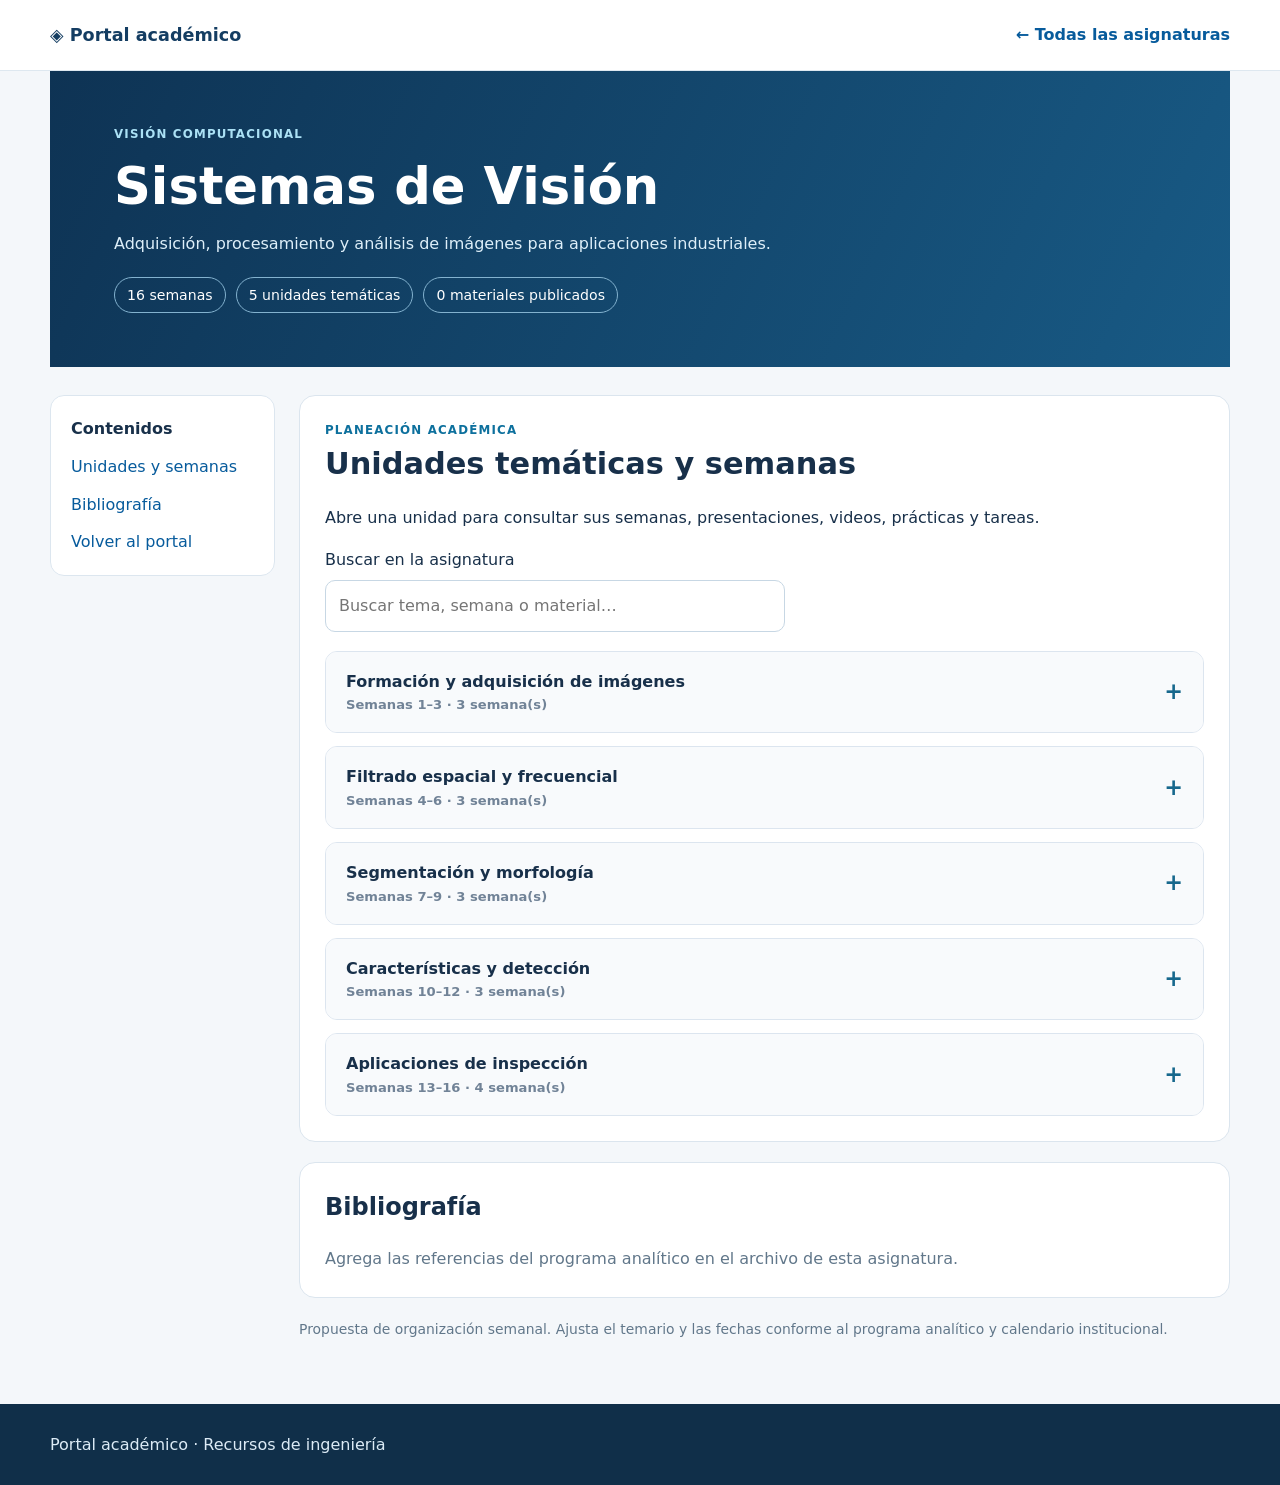
<file: cursos/sistemas-vision.html>
<!doctype html>
<html lang="es">
  <head><meta charset="utf-8">
    <meta name="viewport" content="width=device-width,initial-scale=1">
    <meta name="description" content="Adquisición, procesamiento y análisis de imágenes para aplicaciones industriales.">
    <title>Sistemas de Visión | Portal académico</title><link rel="stylesheet" href="../css/estilos.css"></head>
  <body><a class="skip" href="#contenido">Saltar al contenido</a>
    <header class="site-header">
      <div class="wrap nav">
        <a class="brand" href="../index.html">◈ Portal académico</a>
        <a class="back" href="../index.html#materias">← Todas las asignaturas</a></div></header>
    <main id="contenido" class="wrap">
      <section class="hero course-hero">
        <div class="eyebrow">VISIÓN COMPUTACIONAL</div>
        <h1>Sistemas de Visión</h1>
        <p>Adquisición, procesamiento y análisis de imágenes para aplicaciones industriales.</p>
        <div class="stats">
          <span>16 semanas</span>
          <span id="count-units">Unidades temáticas</span>
          <span id="count-resources">Materiales publicados</span></div></section>
      <div class="layout"><aside class="sidebar">
        <h2>Contenidos</h2>
        <a href="#organizacion">Unidades y semanas</a>
        <a href="#bibliografia">Bibliografía</a>
        <a href="../index.html">Volver al portal</a></aside>
        <div class="main-content">
          <section class="panel" id="organizacion">
            <div class="section-title"><div>
              <div class="eyebrow">PLANEACIÓN ACADÉMICA</div>
              <h2>Unidades temáticas y semanas</h2></div></div>
            <p>Abre una unidad para consultar sus semanas, presentaciones, videos, prácticas y tareas.</p>
            <label for="search-weeks">Buscar en la asignatura</label>
            <input type="search" id="search-weeks" placeholder="Buscar tema, semana o material…">
            <div id="course-units" class="units"></div></section>
          <section class="panel" id="bibliografia">
            <h2>Bibliografía</h2>
            <div id="course-books" class="muted">Agrega las referencias del programa analítico en el archivo de esta asignatura.</div></section>
          <p class="muted small">Propuesta de organización semanal. Ajusta el temario y las fechas conforme al programa analítico y calendario institucional.</p></div></div></main>
    <dialog id="pdf-dialog" class="viewer">
      <div class="viewer-bar">
        <strong id="pdf-title">Documento PDF</strong>
        <button type="button" id="close-viewer">Cerrar ×</button></div>
    <iframe
  id="pdf-frame"
  title="Visor de materiales"
  loading="lazy"
  allow="accelerometer; autoplay; encrypted-media;
         gyroscope; picture-in-picture; web-share"
  referrerpolicy="strict-origin-when-cross-origin"
  allowfullscreen>
</iframe>
      <a id="pdf-newtab" target="_blank" rel="noopener noreferrer">Abrir PDF en otra pestaña</a></dialog>
    <footer class="footer"><div class="wrap">Portal académico · Recursos de ingeniería</div></footer>
    <script src="../datos/sistemas-vision.js"></script>
    <script src="../js/curso.js"></script></body></html>
</file>
<file: css/portada.css>
@import url('https://fonts.googleapis.com/css2?family=DM+Sans:wght@400;500;600;700&family=Manrope:wght@400;500;600;700;800&display=swap');
:root{color-scheme:light;--bg:#f7f9fc;--surface:#fff;--text:#183047;--muted:#60758a;--line:#dfe7ee;--navy:#112d4b;--accent:#1d88ba;--light:#e9f5fb;--shadow:0 18px 55px rgba(22,51,78,.08)}
:root[data-theme=dark]{color-scheme:dark;--bg:#0a1623;--surface:#122437;--text:#e9f1f9;--muted:#a3b6c9;--line:#294055;--navy:#0c2034;--light:#193a50;--shadow:0 18px 55px rgba(0,0,0,.22)}
*{box-sizing:border-box}html{scroll-behavior:smooth;scroll-padding-top:86px}body{margin:0;background:var(--bg);color:var(--text);font-family:'DM Sans',system-ui,sans-serif;line-height:1.65}h1,h2,h3,strong,.brand{font-family:Manrope,system-ui,sans-serif}h1,h2,h3{line-height:1.2;letter-spacing:-.035em}a{color:inherit}button,input,select{font:inherit}button{cursor:pointer}button:focus-visible,a:focus-visible,input:focus-visible,select:focus-visible{outline:3px solid #ffba57;outline-offset:3px}::selection{background:#bce4f7;color:#112d4b}.container{width:min(1150px,calc(100% - 44px));margin-inline:auto}.visually-hidden{position:absolute;clip:rect(0,0,0,0);width:1px;height:1px;overflow:hidden;white-space:nowrap}.skip{position:absolute;left:-999px;top:0;background:#fff;color:#111;padding:10px;z-index:100}.skip:focus{left:10px}.topbar{height:78px;position:sticky;top:0;z-index:30;background:var(--surface);border-bottom:1px solid var(--line)}.topbar-inner{height:100%;display:flex;align-items:center;gap:26px}.brand{text-decoration:none;display:flex;gap:11px;align-items:center;color:var(--text);font-weight:800;font-size:15px;letter-spacing:.04em;line-height:1.15;white-space:nowrap}.brand-accent{color:var(--accent)}.brand small{display:block;font:500 10px 'DM Sans',sans-serif;color:var(--muted);letter-spacing:.10em;margin-top:5px}.brand-mark{display:grid;place-items:center;width:39px;height:39px;border-radius:10px;background:#143b5e;color:white;font-size:24px}.topbar nav{display:flex;gap:29px;margin-left:auto}.topbar nav a{font-size:13px;font-weight:700;text-decoration:none;color:var(--muted)}.topbar nav a:hover{color:var(--accent)}.icon-btn{background:transparent;border:1px solid var(--line);border-radius:10px;width:39px;height:39px;color:var(--text);font-size:20px}.menu-toggle{display:none}.hero{overflow:hidden;background:#112d4b;color:#fff;padding:84px 0 90px;position:relative}.hero:before{content:'';position:absolute;inset:0;background:radial-gradient(circle at 74% 52%,rgba(34,155,195,.23),transparent 36%),linear-gradient(130deg,transparent 40%,rgba(255,255,255,.02))}.hero-grid{position:relative;display:grid;grid-template-columns:1.14fr .86fr;align-items:center;gap:35px}.eyebrow{font-size:10px;letter-spacing:.2em;font-weight:800;color:#83d5ee;margin:0 0 19px}.eyebrow.blue{color:#1882ae}.hero h1{font-size:clamp(36px,4.1vw,58px);max-width:690px;margin:0 0 23px;font-weight:800}.hero h1 em{font-style:normal;color:#6ed3ec}.hero-lead{max-width:600px;color:#c5d8e6;font-size:16px;margin:0 0 29px}.hero-actions{display:flex;gap:13px;flex-wrap:wrap}.button{display:inline-flex;justify-content:center;align-items:center;gap:15px;text-decoration:none;border-radius:9px;font-size:13px;font-weight:800;padding:13px 21px;border:1px solid transparent}.button.primary{color:#0c2b44;background:#73d3ec}.button.primary:hover{background:#9ae5f4}.button.outline{color:inherit;background:transparent;border-color:#63849d}.hero-meta{margin-top:31px;display:flex;flex-wrap:wrap;gap:18px;color:#a9c4d5;font-size:11px}.hero-visual{height:330px;position:relative;display:grid;place-items:center}.orbit{position:absolute;border-radius:50%;border:1px solid rgba(118,209,242,.28)}.orbit-1{width:250px;height:250px}.orbit-2{width:340px;height:340px;border-style:dashed;animation:rotate 55s linear infinite}.core{z-index:2;width:160px;height:160px;border-radius:28px;transform:rotate(-8deg);background:linear-gradient(140deg,#245b81,#0f2c4b);border:1px solid #5998b8;box-shadow:0 25px 70px rgba(0,0,0,.25);display:flex;flex-direction:column;justify-content:center;align-items:center}.core span{font:800 68px Manrope;color:#93e0f0;letter-spacing:-.1em}.core small{font-size:10px;letter-spacing:.25em;color:#d3edf8}.float-chip{position:absolute;padding:10px 17px;border-radius:10px;background:#234d70;border:1px solid #467d9f;color:#e5f7ff;font-size:12px;font-weight:700;z-index:3;box-shadow:0 12px 40px rgba(0,0,0,.17)}.chip-a{left:9%;top:17%;transform:rotate(-9deg)}.chip-b{right:0;top:23%;transform:rotate(8deg)}.chip-c{right:8%;bottom:13%;transform:rotate(-7deg)}.grid-lines{position:absolute;inset:0;background-image:linear-gradient(#ffffff06 1px,transparent 1px),linear-gradient(90deg,#ffffff06 1px,transparent 1px);background-size:25px 25px;mask-image:radial-gradient(circle,black,transparent 75%)}@keyframes rotate{to{transform:rotate(360deg)}}.section{padding:82px 0}.stats-strip{padding:31px 0;background:var(--surface);border-bottom:1px solid var(--line)}.stats-grid{display:grid;grid-template-columns:repeat(3,1fr);gap:30px;text-align:center}.stats-grid div{display:flex;align-items:center;justify-content:center;gap:12px}.stats-grid strong{font-size:27px;color:var(--accent)}.stats-grid span{font-size:12px;color:var(--muted)}.section-head{display:flex;justify-content:space-between;align-items:end;gap:30px;margin-bottom:30px}.section-head h2,.about h2{font-size:clamp(28px,3vw,39px);margin:0 0 12px}.section-head p:not(.eyebrow){color:var(--muted);margin:0}.controls{margin-bottom:4px}.search,select{width:100%;border:1px solid var(--line);background:var(--surface);border-radius:9px;padding:12px 14px;color:var(--text);font-size:13px}.controls .search{width:260px}.course-grid{display:grid;grid-template-columns:repeat(3,minmax(0,1fr));gap:20px}.course-card{display:flex;flex-direction:column;padding:27px;border-radius:13px;background:var(--surface);border:1px solid var(--line);box-shadow:var(--shadow);transition:transform .2s,border-color .2s}.course-card:hover{transform:translateY(-4px);border-color:#8bc8df}.course-icon{width:48px;height:48px;display:grid;place-items:center;border-radius:12px;font-size:27px;margin-bottom:23px}.purple{background:#efebfe;color:#7257c7}.cyan{background:#ddf6f9;color:#14849a}.orange{background:#fff0de;color:#a76815}.green{background:#e2f7e8;color:#2b8e58}.blue{background:#e1f0ff;color:#347fc3}.pink{background:#fdeafa;color:#b752a7}.course-card .eyebrow{font-size:9px;margin-bottom:8px;letter-spacing:.14em}.course-card h3{font-size:18px;min-height:45px;margin:0 0 12px}.course-card>p:not(.eyebrow){font-size:13px;color:var(--muted);margin:0 0 22px;flex:1}.card-bottom{display:flex;justify-content:space-between;align-items:center;border-top:1px solid var(--line);padding-top:17px;gap:10px}.card-bottom>span{font-size:11px;color:var(--muted)}.card-link{background:none;border:0;color:var(--accent);font-size:12px;font-weight:800}.card-link span{font-size:17px;padding-left:6px}.library{background:var(--surface)}.filter-panel{display:grid;grid-template-columns:1.35fr 1fr .8fr;gap:15px;background:var(--bg);border:1px solid var(--line);border-radius:13px;padding:20px;margin-bottom:22px}.filter-panel label span{display:block;font-size:11px;font-weight:800;margin-bottom:6px}.resource-list,.dialog-resources{display:grid;gap:11px}.resource-item{display:flex;align-items:center;gap:17px;padding:17px 21px;background:var(--surface);border:1px solid var(--line);border-radius:10px}.file-icon{width:44px;height:44px;background:var(--light);color:var(--accent);border-radius:10px;display:grid;place-items:center;font-size:21px;flex-shrink:0}.resource-info{flex:1;min-width:0}.resource-title{font-weight:800;font-size:13px}.resource-info p{font-size:11px;color:var(--muted);margin:3px 0 0}.demo{display:inline-block;font-size:8px;letter-spacing:.06em;color:#82601a;background:#fff0c7;border-radius:4px;padding:2px 5px;margin-left:8px;vertical-align:middle}.resource-actions{display:flex;gap:8px;flex-wrap:wrap}.small-btn{white-space:nowrap;border:none;background:#1c83af;color:white;padding:9px 12px;text-decoration:none;border-radius:7px;font-size:11px;font-weight:800}.small-btn.outlined{color:var(--text);background:transparent;border:1px solid var(--line)}.empty{padding:25px;text-align:center;color:var(--muted)}.about-grid{display:grid;grid-template-columns:1.3fr .7fr;gap:75px;align-items:center}.about-grid p{color:var(--muted);max-width:660px}.notice{padding:26px;background:var(--light);border-radius:14px;border:1px solid var(--line)}.notice h3{font-size:18px;margin-top:0}.notice p{font-size:13px}.text-link{font-weight:800;font-size:13px;color:var(--accent);text-decoration:none}.footer{background:#0d263e;color:#d7e6ef;padding:27px 0}.footer-inner{display:flex;align-items:center;justify-content:space-between;gap:25px;font-size:12px}.footer small{display:block;color:#8eaac0;margin-top:5px}.footer a{color:#aed8ec;text-decoration:none}.dialog,.viewer-dialog{background:var(--surface);color:var(--text);border:1px solid var(--line);box-shadow:0 25px 80px #0004;border-radius:14px;max-height:90vh}.dialog{width:min(730px,94vw);padding:28px;overflow:auto}.dialog::backdrop,.viewer-dialog::backdrop{background:rgba(5,18,31,.7)}.dialog-top{display:flex;align-items:flex-start;justify-content:space-between;gap:15px}.dialog h2{font-size:25px;margin:0 0 12px}.dialog>p{color:var(--muted)}.dialog h3{font-size:15px;margin-top:25px}.topics{display:grid;gap:6px;font-size:13px;color:var(--muted)}.dialog .resource-item{padding:12px}.dialog-actions{display:flex;justify-content:flex-end;margin-top:25px}.dialog-actions .outline{color:var(--text);border-color:var(--line)}.muted{color:var(--muted)}.viewer-dialog{width:min(1100px,96vw);max-width:none;height:88vh;padding:0;overflow:hidden}.viewer-head{display:flex;align-items:center;justify-content:space-between;gap:10px;padding:12px 17px;border-bottom:1px solid var(--line)}.viewer-head strong{font-size:13px;white-space:nowrap;overflow:hidden;text-overflow:ellipsis}.viewer-head>div{display:flex;align-items:center;gap:15px}.viewer-head a{font-size:11px;color:var(--accent);white-space:nowrap}#pdf-frame{width:100%;height:calc(100% - 66px);border:0;background:#f2f4f7}@media(max-width:900px){.hero-grid{grid-template-columns:1fr}.hero-visual{height:250px}.orbit-1{width:180px;height:180px}.orbit-2{width:230px;height:230px}.core{height:120px;width:120px}.core span{font-size:48px}.chip-a{left:25%}.chip-b{right:18%}.chip-c{right:25%}.course-grid{grid-template-columns:repeat(2,minmax(0,1fr))}.about-grid{gap:30px}.topbar nav{gap:15px}}@media(max-width:680px){.container{width:min(100% - 30px,1150px)}.topbar{height:68px}.topbar-inner{gap:12px}.brand{font-size:12px}.brand small{font-size:8px}.brand-mark{width:34px;height:34px}.topbar nav{position:absolute;left:0;right:0;top:68px;background:var(--surface);border-bottom:1px solid var(--line);padding:20px;display:none;flex-direction:column;gap:16px}.topbar nav.open{display:flex}.menu-toggle{display:block;margin-left:auto}.hero{padding:58px 0 50px}.hero h1{font-size:36px}.hero-visual{display:none}.hero-meta{flex-direction:column;gap:5px}.stats-grid{grid-template-columns:1fr;gap:12px}.stats-grid div{justify-content:flex-start}.section{padding:55px 0}.section-head{align-items:stretch;flex-direction:column;gap:18px}.controls .search{width:100%}.course-grid{grid-template-columns:1fr}.course-card h3{min-height:auto}.filter-panel{grid-template-columns:1fr}.resource-item{align-items:flex-start;flex-wrap:wrap;padding:15px}.resource-actions{width:100%;justify-content:flex-start;padding-left:61px}.about-grid{grid-template-columns:1fr}.footer-inner{align-items:flex-start;flex-direction:column}.viewer-head a{display:none}.viewer-dialog{height:92vh}.dialog{padding:20px}}@media(prefers-reduced-motion:reduce){*,*::before,*::after{scroll-behavior:auto!important;animation:none!important;transition:none!important}}
/* Oculta correctamente tarjetas y recursos cuando se aplican filtros. */
[hidden]{display:none!important}
.course-card{text-decoration:none;color:var(--text)}
.course-card .card-bottom{margin-top:auto}

/* Tarjetas en rejilla: 3 columnas, 2 en tablet, 1 en celular. */
#course-grid{display:grid;grid-template-columns:repeat(3,minmax(0,1fr));gap:24px}
#course-grid .course-card{min-width:0;min-height:320px}
#course-grid .course-card[hidden]{display:none!important}
@media(max-width:900px){#course-grid{grid-template-columns:repeat(2,minmax(0,1fr))}}
@media(max-width:680px){#course-grid{grid-template-columns:1fr}#course-grid .course-card{min-height:auto}}
</file>
<file: css/estilos.css>
*{box-sizing:border-box}html{scroll-behavior:smooth}body{margin:0;background:#f4f7fa;color:#18304a;font:16px/1.6 system-ui,-apple-system,"Segoe UI",sans-serif}a{color:#075b9c}.wrap{width:min(1180px,calc(100% - 36px));margin:auto}.site-header{background:#fff;border-bottom:1px solid #dee8f0}.nav{display:flex;align-items:center;justify-content:space-between;gap:16px;min-height:70px}.brand{font-weight:800;text-decoration:none;color:#143d62;font-size:1.1rem}.back{text-decoration:none;font-weight:600}.home-hero,.hero{background:linear-gradient(115deg,#0e3354,#185a85);color:white;padding:54px 0}.home-hero h1,.hero h1{line-height:1.12;font-size:clamp(2rem,4vw,3.4rem);max-width:820px;margin:14px 0}.home-hero p,.hero p{color:#deeff9;max-width:760px}.eyebrow{letter-spacing:.10em;text-transform:uppercase;font-weight:800;font-size:.74rem;color:#0d709d}.hero .eyebrow,.home-hero .eyebrow{color:#abe1f5}.hero-pills,.stats{display:flex;gap:10px;flex-wrap:wrap;margin-top:20px}.hero-pills span,.stats span{padding:6px 12px;border:1px solid #83b2cf;border-radius:50px;color:white;font-size:.88rem}.home-section{padding-top:46px;padding-bottom:44px}.section-title h2{font-size:1.9rem;margin:.2em 0}.section-title p{color:#5d7184}.course-grid{display:grid;grid-template-columns:repeat(3,minmax(0,1fr));gap:18px;margin-top:22px}.course-card{display:flex;flex-direction:column;background:#fff;border:1px solid #dce6ef;border-radius:16px;padding:23px;color:#18304a;text-decoration:none;box-shadow:0 5px 20px #1b46630b;transition:transform .15s,border-color .15s}.course-card:hover{transform:translateY(-3px);border-color:#3385b4}.course-card h3{margin:8px 0;font-size:1.2rem}.course-card p{color:#617386;font-size:.94rem;flex:1}.course-link{font-weight:750;color:#08659b}.icon{font-size:1.6rem;color:#05689d}.layout{display:grid;grid-template-columns:225px minmax(0,1fr);gap:24px;margin-top:28px;margin-bottom:50px}.sidebar{align-self:start;position:sticky;top:18px;background:#fff;border:1px solid #dce6ef;border-radius:14px;padding:20px;display:flex;flex-direction:column;gap:12px}.sidebar h2{font-size:1rem;margin:0}.sidebar a{text-decoration:none}.main-content{min-width:0}.panel{background:#fff;border:1px solid #dbe5ee;border-radius:16px;padding:25px;margin-bottom:20px}.panel h2{margin-top:0}.units{display:grid;gap:13px;margin-top:19px}details.unit{border:1px solid #dce5ef;border-radius:12px;overflow:hidden;background:#fff}details.unit[open]{border-color:#78b4d4}details.unit>summary{padding:17px 20px;cursor:pointer;list-style:none;display:flex;justify-content:space-between;gap:12px;align-items:center;background:#f8fafc}details.unit>summary::-webkit-details-marker{display:none}details.unit>summary:after{content:'+';font-weight:bold;font-size:1.4rem;color:#17688d}details.unit[open]>summary:after{content:'−'}summary .unit-subtitle{display:block;color:#718397;font-size:.82rem;font-weight:600}.week-grid{display:grid;gap:13px;padding:15px}.week{border:1px solid #e1e9f0;border-radius:10px;padding:16px}.week h4{margin:2px 0 8px}.week-label{color:#086999;font-weight:800;font-size:.78rem;letter-spacing:.08em;text-transform:uppercase}.week p{margin:5px 0;color:#536a7d;font-size:.91rem}.resources{display:flex;flex-wrap:wrap;gap:8px;margin-top:12px}.resource{border-radius:8px;background:#eaf3fa;padding:7px 11px;text-decoration:none;font-size:.87rem;font-weight:700;display:inline-flex;gap:6px;align-items:center;border:1px solid #cde0ee}.resource:hover{background:#d5eaf7}.empty-tag{display:inline-block;margin-top:8px;font-size:.85rem;color:#667e90}input[type=search]{display:block;width:100%;max-width:460px;padding:12px 13px;border:1px solid #c7d7e4;border-radius:10px;font:inherit;margin:8px 0 16px}.viewer{border:0;border-radius:14px;width:min(1050px,96vw);height:min(88vh,920px);padding:14px;box-shadow:0 20px 70px #0006}.viewer::backdrop{background:#071b2cbb}.viewer[open]{display:flex;flex-direction:column}.viewer-bar{display:flex;align-items:center;justify-content:space-between;gap:12px}.viewer-bar button{cursor:pointer;padding:8px 12px}.viewer iframe{width:100%;flex:1;border:0;margin:10px 0}.footer{background:#102f49;color:#dcebf6;padding:28px 0}.muted{color:#61778a}.small{font-size:.87rem}.help{margin-bottom:45px}.skip{position:absolute;left:-9999px}.skip:focus{left:10px;top:10px;background:white;padding:12px;z-index:999}@media(max-width:850px){.course-grid{grid-template-columns:repeat(2,minmax(0,1fr))}.layout{grid-template-columns:1fr}.sidebar{position:static;flex-direction:row;flex-wrap:wrap}.sidebar h2{width:100%}}@media(max-width:570px){.course-grid{grid-template-columns:1fr}.panel{padding:16px}.hero{padding:34px 0}.home-hero{padding:45px 0}.wrap{width:min(100% - 24px,1180px)}.nav{min-height:64px}.brand{font-size:.95rem}.week-grid{padding:9px}.week{padding:12px}details.unit>summary{padding:14px}.sidebar{gap:8px}}


/* Encabezado de las asignaturas */
.hero.course-hero {
    padding: 54px 64px;
    box-sizing: border-box;
}

/* Tabletas */
@media (max-width: 900px) {
    .hero.course-hero {
        padding: 42px 36px;
    }
}

/* Celulares */
@media (max-width: 570px) {
    .hero.course-hero {
        padding: 32px 22px;
    }

    .hero.course-hero h1 {
        font-size: clamp(1.8rem, 8vw, 2.7rem);
    }
}

.viewer {
    width: min(1100px, 95vw);
    max-width: 1100px;
    height: min(85vh, 850px);
    padding: 20px;
    border-radius: 14px;
}

.viewer iframe {
    display: block;
    width: 100%;
    height: calc(100% - 100px);
    border: none;
    border-radius: 8px;
}

.viewer-bar {
    display: flex;
    justify-content: space-between;
    align-items: center;
    gap: 20px;
    margin-bottom: 15px;
}

@media (max-width: 600px) {
    .viewer {
        width: 96vw;
        height: 85vh;
        padding: 12px;
    }
}

/* Sección de referencias bibliográficas */
.bibliografia {
  margin-top: 35px;
  padding: 30px;
  background: #ffffff;
  border: 1px solid #dce5ee;
  border-radius: 16px;
}

.bibliografia h2 {
  font-size: 1.7rem;
  color: #173a5e;
  margin-bottom: 12px;
}

.bibliografia > p {
  color: #64748b;
  margin-bottom: 22px;
}

.referencia {
  padding: 18px 0;
  border-bottom: 1px solid #e2e8f0;
}

.referencia:last-child {
  border-bottom: none;
}

.tipo-referencia {
  display: inline-block;
  margin-bottom: 8px;
  font-size: 0.75rem;
  font-weight: 700;
  letter-spacing: 0.08em;
  color: #087cac;
}

.referencia p {
  line-height: 1.7;
  color: #334155;
  margin: 0 0 10px;
}

.referencia a {
  color: #087cac;
  font-weight: 600;
  text-decoration: none;
}

.referencia a:hover {
  text-decoration: underline;
}
</file>
